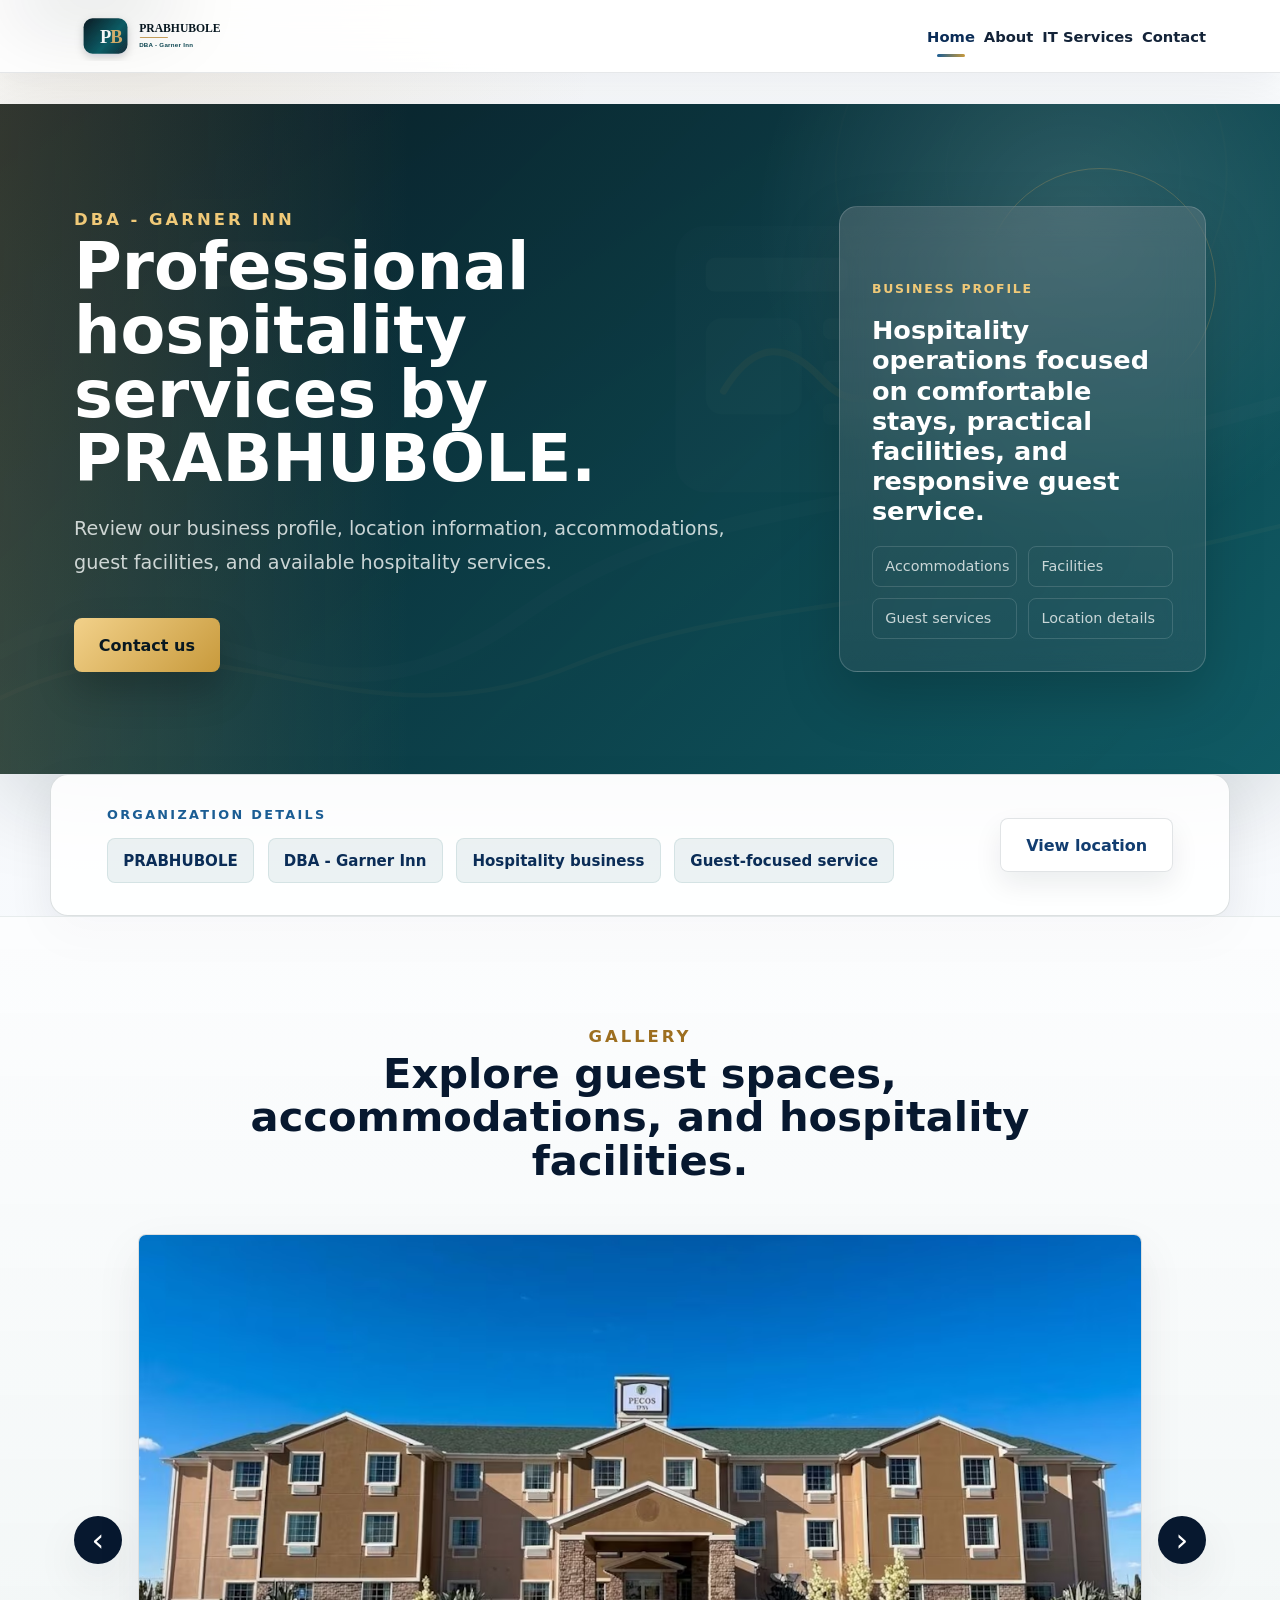
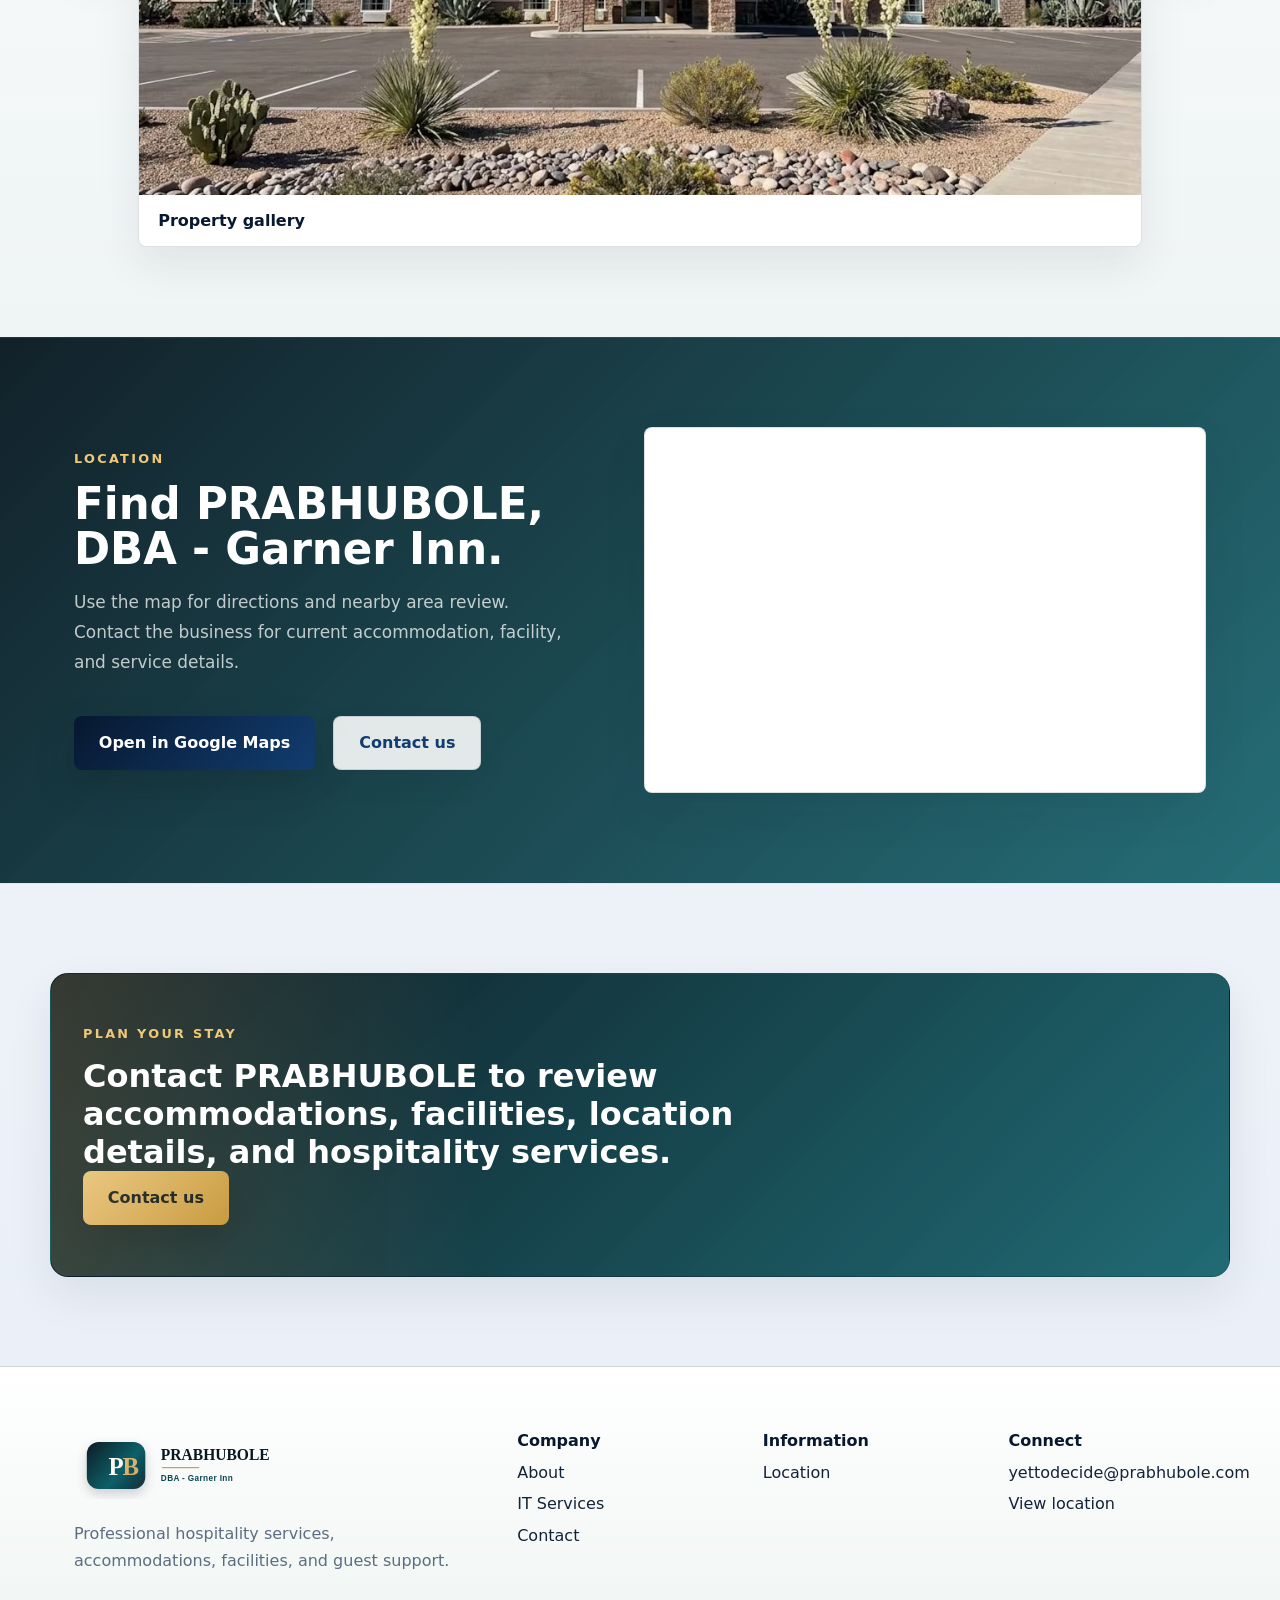
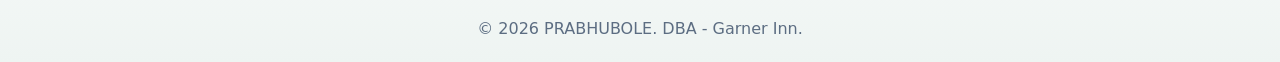
<file: index.html>
<!DOCTYPE html>
<html lang="en">
<head>
  <meta charset="UTF-8">
  <meta name="viewport" content="width=device-width, initial-scale=1.0">
  <meta name="description" content="PRABHUBOLE, DBA - Garner Inn, is a professional hospitality business offering accommodations, facilities, location details, and guest services.">
  <meta property="og:title" content="PRABHUBOLE | DBA - Garner Inn Hospitality Services">
  <meta property="og:description" content="Review PRABHUBOLE business details, locations, accommodations, facilities, and hospitality services.">
  <meta property="og:type" content="website">
  <meta property="og:url" content="https://dbaGarnerinn.com/">
  <meta property="og:image" content="https://dbaGarnerinn.com/assets/media/images/dba-graner-inn-og-image.svg">
  <link rel="canonical" href="https://dbaGarnerinn.com/">
  <link rel="icon" type="image/svg+xml" href="./assets/media/logos/dba-graner-inn-favicon.svg">
  <script type="application/ld+json">
  {"@context":"https://schema.org","@type":"LodgingBusiness","name":"PRABHUBOLE","alternateName":"DBA - Garner Inn","url":"https://dbaGarnerinn.com/","logo":"https://dbaGarnerinn.com/assets/media/logos/dba-graner-inn-logo.svg","image":"https://dbaGarnerinn.com/assets/media/images/dba-graner-inn-og-image.svg","description":"Professional hospitality services, accommodations, facilities, and guest support.","sameAs":["https://maps.app.goo.gl/EhxgtTT7sKffX9gK6?g_st=iw"]}
  </script>
  <title>PRABHUBOLE | DBA - Garner Inn Hospitality Services</title>
  <link rel="stylesheet" href="./assets/css/styles.css">
</head>
<body class="page-home">
  <a class="skip-link" href="#main-content">Skip to content</a>
  <header class="site-header"><div class="container header-inner"><a class="brand" href="./index.html" aria-label="PRABHUBOLE home"><img src="./assets/media/logos/dba-graner-inn-logo.svg" alt="PRABHUBOLE DBA - Garner Inn" width="560" height="150"></a><button class="nav-toggle" aria-controls="primary-navigation" aria-expanded="false" aria-label="Open navigation"><span></span><span></span><span></span></button><nav id="primary-navigation" class="site-nav" aria-label="Primary navigation"><a href="./index.html">Home</a><a href="./pages/about.html">About</a><a href="./pages/it-services.html">IT Services</a><a href="./pages/contact.html">Contact</a></nav></div></header>
  <main id="main-content">
    <section class="hero-section" data-reveal><div class="container hero-grid"><div class="hero-copy"><p class="eyebrow">DBA - Garner Inn</p><h1>Professional hospitality services by PRABHUBOLE.</h1><p>Review our business profile, location information, accommodations, guest facilities, and available hospitality services.</p><div class="hero-actions"><a class="btn btn-primary" href="./pages/contact.html">Contact us</a></div></div><aside class="hero-signal-panel" aria-label="PRABHUBOLE hospitality overview"><span class="signal-kicker">Business profile</span><strong>Hospitality operations focused on comfortable stays, practical facilities, and responsive guest service.</strong><div class="signal-grid"><span>Accommodations</span><span>Facilities</span><span>Guest services</span><span>Location details</span></div></aside></div></section>
    <section class="section-block recognition-bar" data-reveal><div class="container recognition-grid"><div><p class="eyebrow">Organization details</p><div class="logo-strip"><span>PRABHUBOLE</span><span>DBA - Garner Inn</span><span>Hospitality business</span><span>Guest-focused service</span></div></div><div class="recognition-action"><a class="btn btn-secondary" href="./pages/contact.html">View location</a></div></div></section>
    <section class="section-block bg-surface" data-reveal><div class="container section-head"><p class="eyebrow">Gallery</p><h2>Explore guest spaces, accommodations, and hospitality facilities.</h2></div><div class="container gallery-carousel" aria-label="Property image gallery"><button id="galleryPrev" class="gallery-arrow" type="button" aria-label="Previous image">&#8249;</button><figure><img id="galleryImage" src="./assets/media/images/gallery/666fc69d.avif" alt="PRABHUBOLE property gallery image"><figcaption id="galleryCaption">Property gallery</figcaption></figure><button id="galleryNext" class="gallery-arrow" type="button" aria-label="Next image">&#8250;</button></div></section>
    <section class="section-block proof-section" data-reveal><div class="container proof-grid"><div class="proof-copy"><p class="eyebrow">Location</p><h2>Find PRABHUBOLE, DBA - Garner Inn.</h2><p>Use the map for directions and nearby area review. Contact the business for current accommodation, facility, and service details.</p><div class="hero-actions"><a class="btn btn-primary" href="https://maps.app.goo.gl/EhxgtTT7sKffX9gK6?g_st=iw">Open in Google Maps</a><a class="btn btn-secondary" href="./pages/contact.html">Contact us</a></div></div><div class="map-panel"><iframe title="PRABHUBOLE DBA - Garner Inn location map" src="https://maps.google.com/maps?q=Pecos%20Inn%20Pecos%20TX&z=16&output=embed" loading="lazy" referrerpolicy="no-referrer-when-downgrade"></iframe></div></div></section>
    <section class="section-block cta-section" data-reveal><div class="container cta-banner" id="ctaBanner"></div></section>
  </main>
  <footer class="site-footer"><div class="container footer-grid footer-grid-enhanced"><div class="footer-brand-block"><a class="brand" href="./index.html" aria-label="PRABHUBOLE home"><img src="./assets/media/logos/dba-graner-inn-logo.svg" alt="PRABHUBOLE DBA - Garner Inn" width="560" height="150"></a><p>Professional hospitality services, accommodations, facilities, and guest support.</p></div><div class="footer-column"><strong>Company</strong><a href="./pages/about.html">About</a><a href="./pages/it-services.html">IT Services</a><a href="./pages/contact.html">Contact</a></div><div class="footer-column"><strong>Information</strong><a href="./pages/contact.html">Location</a></div><div class="footer-column"><strong>Connect</strong><a href="mailto:yettodecide@prabhubole.com">yettodecide@prabhubole.com</a><a href="https://maps.app.goo.gl/EhxgtTT7sKffX9gK6?g_st=iw">View location</a></div></div><div class="footer-note">&copy; 2026 PRABHUBOLE. DBA - Garner Inn.</div></footer>
  <script src="./assets/js/data.js" defer></script><script src="./assets/js/app.js" defer></script><script src="./assets/js/menu.js" defer></script>
</body>
</html>
</file>
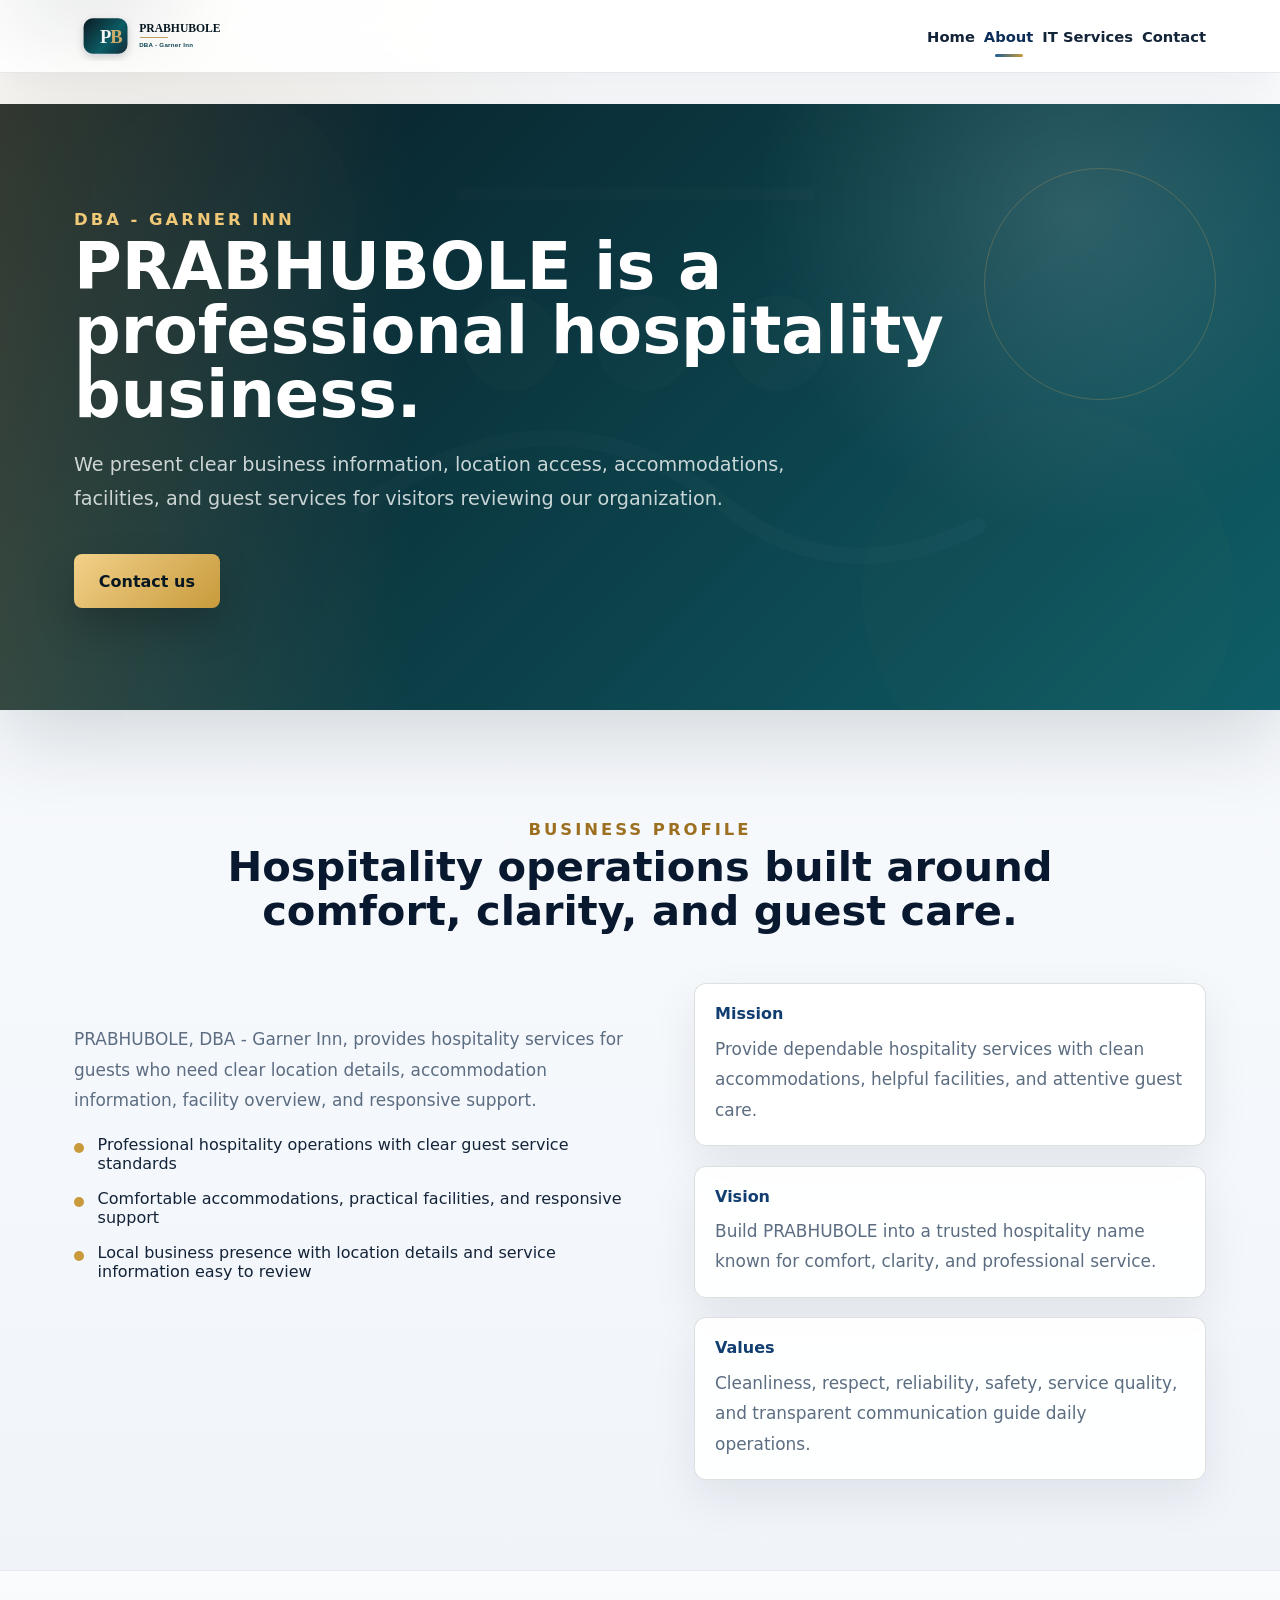
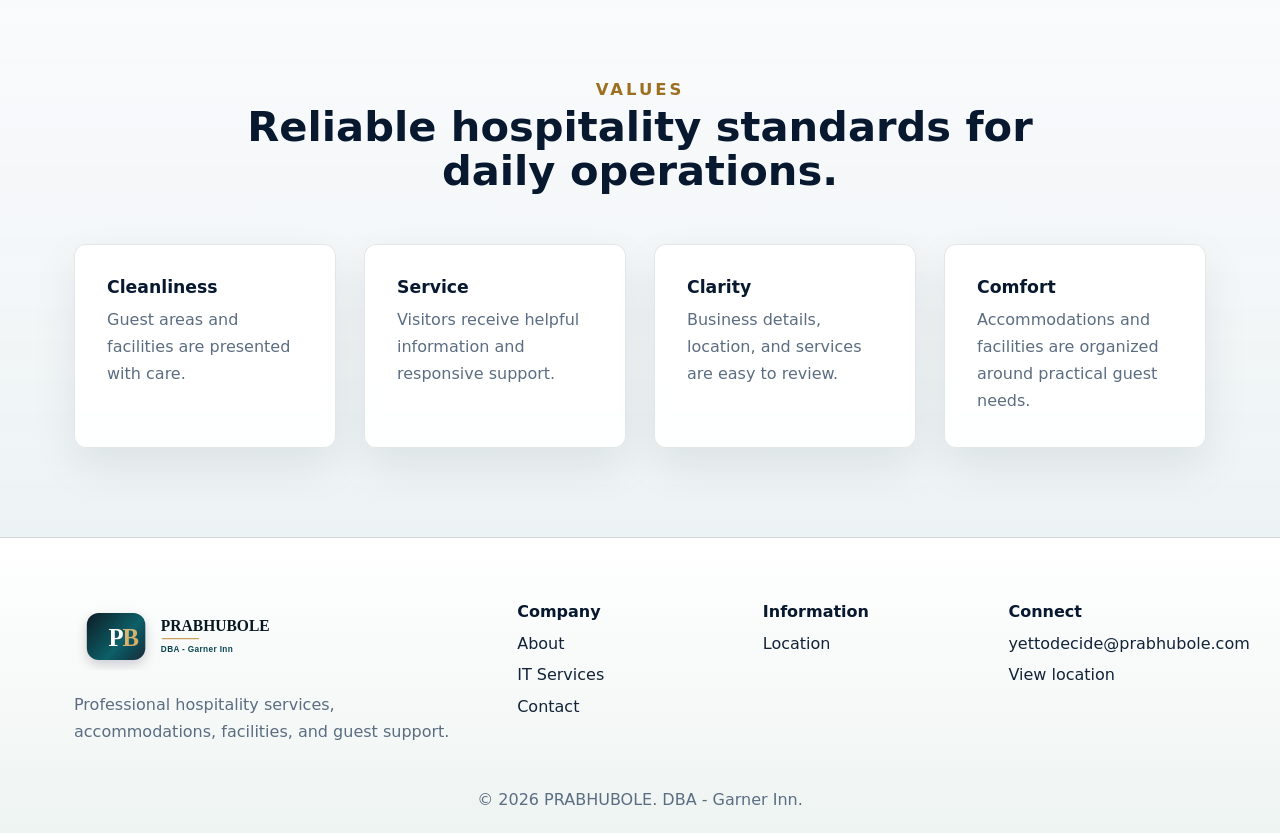
<file: pages/about.html>
<!DOCTYPE html>
<html lang="en">
<head>
  <meta charset="UTF-8">
  <meta name="viewport" content="width=device-width, initial-scale=1.0">
  <meta name="description" content="About PRABHUBOLE, DBA - Garner Inn: a professional hospitality business providing accommodations, guest facilities, and service support.">
  <meta property="og:title" content="About PRABHUBOLE | DBA - Garner Inn">
  <meta property="og:description" content="Review PRABHUBOLE business profile, values, hospitality operations, and guest service approach.">
  <meta property="og:type" content="website">
  <meta property="og:url" content="https://dbaGarnerinn.com/pages/about.html">
  <meta property="og:image" content="https://dbaGarnerinn.com/assets/media/images/dba-graner-inn-og-image.svg">
  <link rel="canonical" href="https://dbaGarnerinn.com/pages/about.html">
  <link rel="icon" type="image/svg+xml" href="../assets/media/logos/dba-graner-inn-favicon.svg">
  <script type="application/ld+json">{"@context":"https://schema.org","@type":"LodgingBusiness","name":"PRABHUBOLE","alternateName":"DBA - Garner Inn","url":"https://dbaGarnerinn.com/","logo":"https://dbaGarnerinn.com/assets/media/logos/dba-graner-inn-logo.svg","sameAs":["https://maps.app.goo.gl/EhxgtTT7sKffX9gK6"]}</script>
  <title>About PRABHUBOLE | DBA - Garner Inn</title>
  <link rel="stylesheet" href="../assets/css/styles.css">
</head>
<body class="page-about">
  <a class="skip-link" href="#main-content">Skip to content</a>
  <header class="site-header"><div class="container header-inner"><a class="brand" href="../index.html" aria-label="PRABHUBOLE home"><img src="../assets/media/logos/dba-graner-inn-logo.svg" alt="PRABHUBOLE DBA - Garner Inn" width="560" height="150"></a><button class="nav-toggle" aria-controls="primary-navigation" aria-expanded="false" aria-label="Open navigation"><span></span><span></span><span></span></button><nav id="primary-navigation" class="site-nav" aria-label="Primary navigation"><a href="../index.html">Home</a><a href="./about.html">About</a><a href="./it-services.html">IT Services</a><a href="./contact.html">Contact</a></nav></div></header>
  <main id="main-content">
    <section class="hero-section" data-reveal><div class="container hero-grid"><div class="hero-copy"><p class="eyebrow">DBA - Garner Inn</p><h1>PRABHUBOLE is a professional hospitality business.</h1><p>We present clear business information, location access, accommodations, facilities, and guest services for visitors reviewing our organization.</p><div class="hero-actions"><a class="btn btn-primary" href="./contact.html">Contact us</a></div></div></div></section>
    <section class="section-block" data-reveal><div class="container section-head"><p class="eyebrow">Business profile</p><h2>Hospitality operations built around comfort, clarity, and guest care.</h2></div><div class="container about-grid"><div><p>PRABHUBOLE, DBA - Garner Inn, provides hospitality services for guests who need clear location details, accommodation information, facility overview, and responsive support.</p><ul class="feature-list" id="aboutFeatures"></ul></div><div class="info-panel" id="aboutPanels"></div></div></section>
    <section class="section-block bg-surface" data-reveal><div class="container section-head"><p class="eyebrow">Values</p><h2>Reliable hospitality standards for daily operations.</h2></div><div class="container principle-grid"><article class="principle-card" data-reveal><strong>Cleanliness</strong><p>Guest areas and facilities are presented with care.</p></article><article class="principle-card" data-reveal><strong>Service</strong><p>Visitors receive helpful information and responsive support.</p></article><article class="principle-card" data-reveal><strong>Clarity</strong><p>Business details, location, and services are easy to review.</p></article><article class="principle-card" data-reveal><strong>Comfort</strong><p>Accommodations and facilities are organized around practical guest needs.</p></article></div></section>
  </main>
  <footer class="site-footer"><div class="container footer-grid footer-grid-enhanced"><div class="footer-brand-block"><a class="brand" href="../index.html" aria-label="PRABHUBOLE home"><img src="../assets/media/logos/dba-graner-inn-logo.svg" alt="PRABHUBOLE DBA - Garner Inn" width="560" height="150"></a><p>Professional hospitality services, accommodations, facilities, and guest support.</p></div><div class="footer-column"><strong>Company</strong><a href="./about.html">About</a><a href="./it-services.html">IT Services</a><a href="./contact.html">Contact</a></div><div class="footer-column"><strong>Information</strong><a href="./contact.html">Location</a></div><div class="footer-column"><strong>Connect</strong><a href="mailto:yettodecide@prabhubole.com">yettodecide@prabhubole.com</a><a href="https://maps.app.goo.gl/EhxgtTT7sKffX9gK6">View location</a></div></div><div class="footer-note">&copy; 2026 PRABHUBOLE. DBA - Garner Inn.</div></footer>
  <script src="../assets/js/data.js" defer></script><script src="../assets/js/app.js" defer></script><script src="../assets/js/menu.js" defer></script>
</body>
</html>
</file>
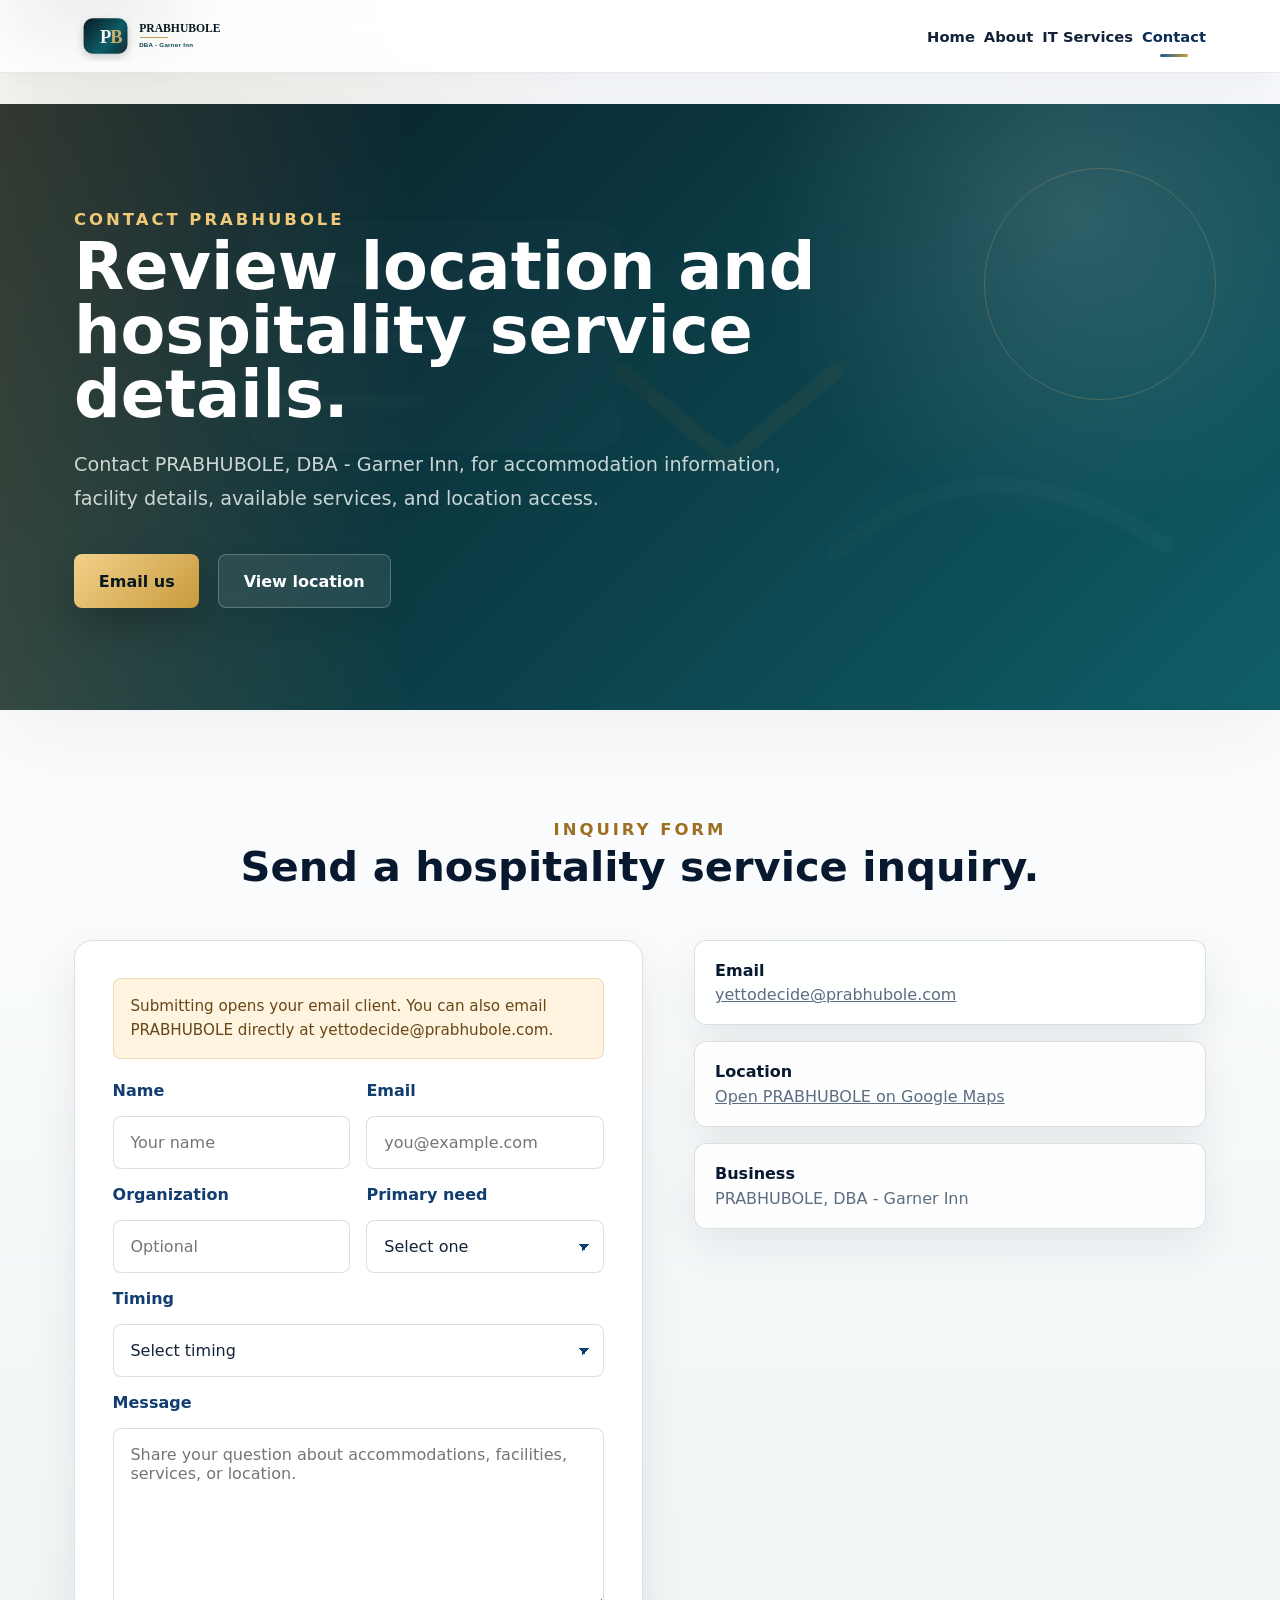
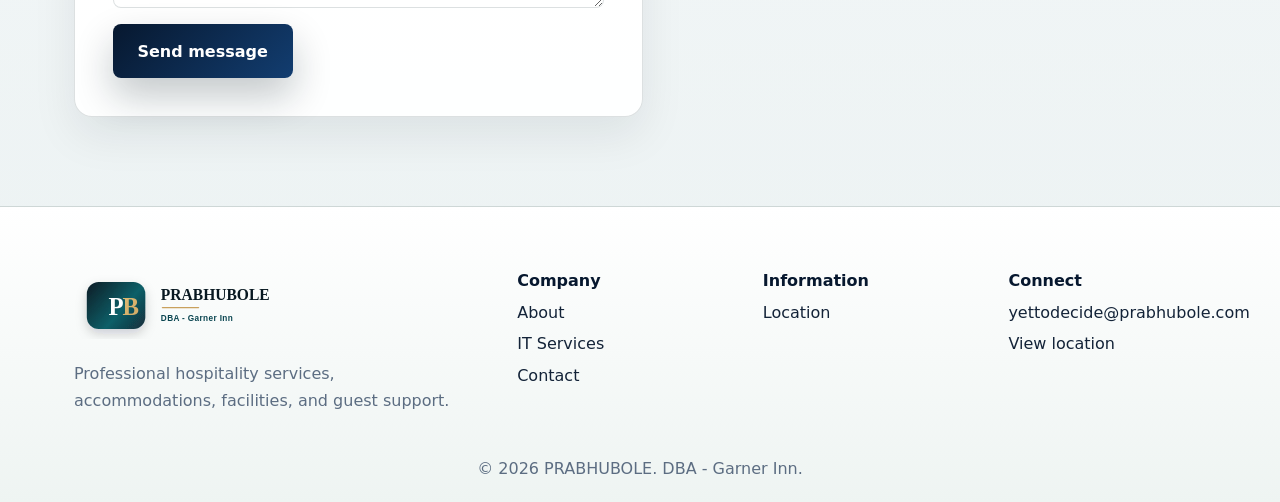
<file: pages/contact.html>
<!DOCTYPE html>
<html lang="en">
<head>
  <meta charset="UTF-8">
  <meta name="viewport" content="width=device-width, initial-scale=1.0">
  <meta name="description" content="Contact PRABHUBOLE, DBA - Garner Inn, for hospitality business details, accommodations, facilities, services, and location information.">
  <meta property="og:title" content="Contact PRABHUBOLE | DBA - Garner Inn">
  <meta property="og:description" content="Contact PRABHUBOLE for location, accommodations, facilities, and hospitality service information.">
  <meta property="og:type" content="website">
  <meta property="og:url" content="https://dbaGarnerinn.com/pages/contact.html">
  <meta property="og:image" content="https://dbaGarnerinn.com/assets/media/images/dba-graner-inn-og-image.svg">
  <link rel="canonical" href="https://dbaGarnerinn.com/pages/contact.html">
  <link rel="icon" type="image/svg+xml" href="../assets/media/logos/dba-graner-inn-favicon.svg">
  <script type="application/ld+json">{"@context":"https://schema.org","@type":"ContactPage","name":"Contact PRABHUBOLE","url":"https://dbaGarnerinn.com/pages/contact.html","about":"Hospitality business details, accommodations, facilities, and services","mainEntity":{"@type":"LodgingBusiness","name":"PRABHUBOLE","alternateName":"DBA - Garner Inn","sameAs":"https://maps.app.goo.gl/EhxgtTT7sKffX9gK6?g_st=iw"}}</script>
  <title>Contact PRABHUBOLE | DBA - Garner Inn</title>
  <link rel="stylesheet" href="../assets/css/styles.css">
</head>
<body class="page-contact">
  <a class="skip-link" href="#main-content">Skip to content</a>
  <header class="site-header"><div class="container header-inner"><a class="brand" href="../index.html" aria-label="PRABHUBOLE home"><img src="../assets/media/logos/dba-graner-inn-logo.svg" alt="PRABHUBOLE DBA - Garner Inn" width="560" height="150"></a><button class="nav-toggle" aria-controls="primary-navigation" aria-expanded="false" aria-label="Open navigation"><span></span><span></span><span></span></button><nav id="primary-navigation" class="site-nav" aria-label="Primary navigation"><a href="../index.html">Home</a><a href="./about.html">About</a><a href="./it-services.html">IT Services</a><a href="./contact.html">Contact</a></nav></div></header>
  <main id="main-content">
    <section class="hero-section" data-reveal><div class="container hero-grid"><div class="hero-copy"><p class="eyebrow">Contact PRABHUBOLE</p><h1>Review location and hospitality service details.</h1><p>Contact PRABHUBOLE, DBA - Garner Inn, for accommodation information, facility details, available services, and location access.</p><div class="hero-actions"><a class="btn btn-primary" href="mailto:yettodecide@prabhubole.com">Email us</a><a class="btn btn-secondary" href="https://maps.app.goo.gl/EhxgtTT7sKffX9gK6?g_st=iw">View location</a></div></div></div></section>
    <section class="section-block bg-surface" data-reveal><div class="container section-head"><p class="eyebrow">Inquiry form</p><h2>Send a hospitality service inquiry.</h2></div><div class="container contact-grid"><form class="contact-form" action="mailto:yettodecide@prabhubole.com" method="POST" enctype="text/plain" aria-describedby="contact-form-note"><p class="contact-note" id="contact-form-note">Submitting opens your email client. You can also email PRABHUBOLE directly at yettodecide@prabhubole.com.</p><div class="field-grid"><div><label for="name">Name</label><input type="text" id="name" name="name" placeholder="Your name" required></div><div><label for="email">Email</label><input type="email" id="email" name="email" placeholder="you@example.com" required></div></div><div class="field-grid"><div><label for="company">Organization</label><input type="text" id="company" name="organization" placeholder="Optional"></div><div><label for="service">Primary need</label><select id="service" name="service" required><option value="">Select one</option><option>Accommodation information</option><option>Facilities information</option><option>Service inquiry</option><option>Location details</option><option>General business inquiry</option></select></div></div><label for="urgency">Timing</label><select id="urgency" name="timing" required><option value="">Select timing</option><option>Today</option><option>This week</option><option>Planning ahead</option></select><label for="message">Message</label><textarea id="message" name="message" placeholder="Share your question about accommodations, facilities, services, or location." required></textarea><button class="btn btn-primary" type="submit">Send message</button></form><div class="contact-details"><div data-reveal><strong>Email</strong><a href="mailto:yettodecide@prabhubole.com">yettodecide@prabhubole.com</a></div><div data-reveal><strong>Location</strong><a href="https://maps.app.goo.gl/EhxgtTT7sKffX9gK6?g_st=iw">Open PRABHUBOLE on Google Maps</a></div><div data-reveal><strong>Business</strong><span>PRABHUBOLE, DBA - Garner Inn</span></div></div></div></section>
  </main>
  <footer class="site-footer"><div class="container footer-grid footer-grid-enhanced"><div class="footer-brand-block"><a class="brand" href="../index.html" aria-label="PRABHUBOLE home"><img src="../assets/media/logos/dba-graner-inn-logo.svg" alt="PRABHUBOLE DBA - Garner Inn" width="560" height="150"></a><p>Professional hospitality services, accommodations, facilities, and guest support.</p></div><div class="footer-column"><strong>Company</strong><a href="./about.html">About</a><a href="./it-services.html">IT Services</a><a href="./contact.html">Contact</a></div><div class="footer-column"><strong>Information</strong><a href="./contact.html">Location</a></div><div class="footer-column"><strong>Connect</strong><a href="mailto:yettodecide@prabhubole.com">yettodecide@prabhubole.com</a><a href="https://maps.app.goo.gl/EhxgtTT7sKffX9gK6?g_st=iw">View location</a></div></div><div class="footer-note">&copy; 2026 PRABHUBOLE. DBA - Garner Inn.</div></footer>
  <script src="../assets/js/data.js" defer></script><script src="../assets/js/app.js" defer></script><script src="../assets/js/menu.js" defer></script>
</body>
</html>
</file>
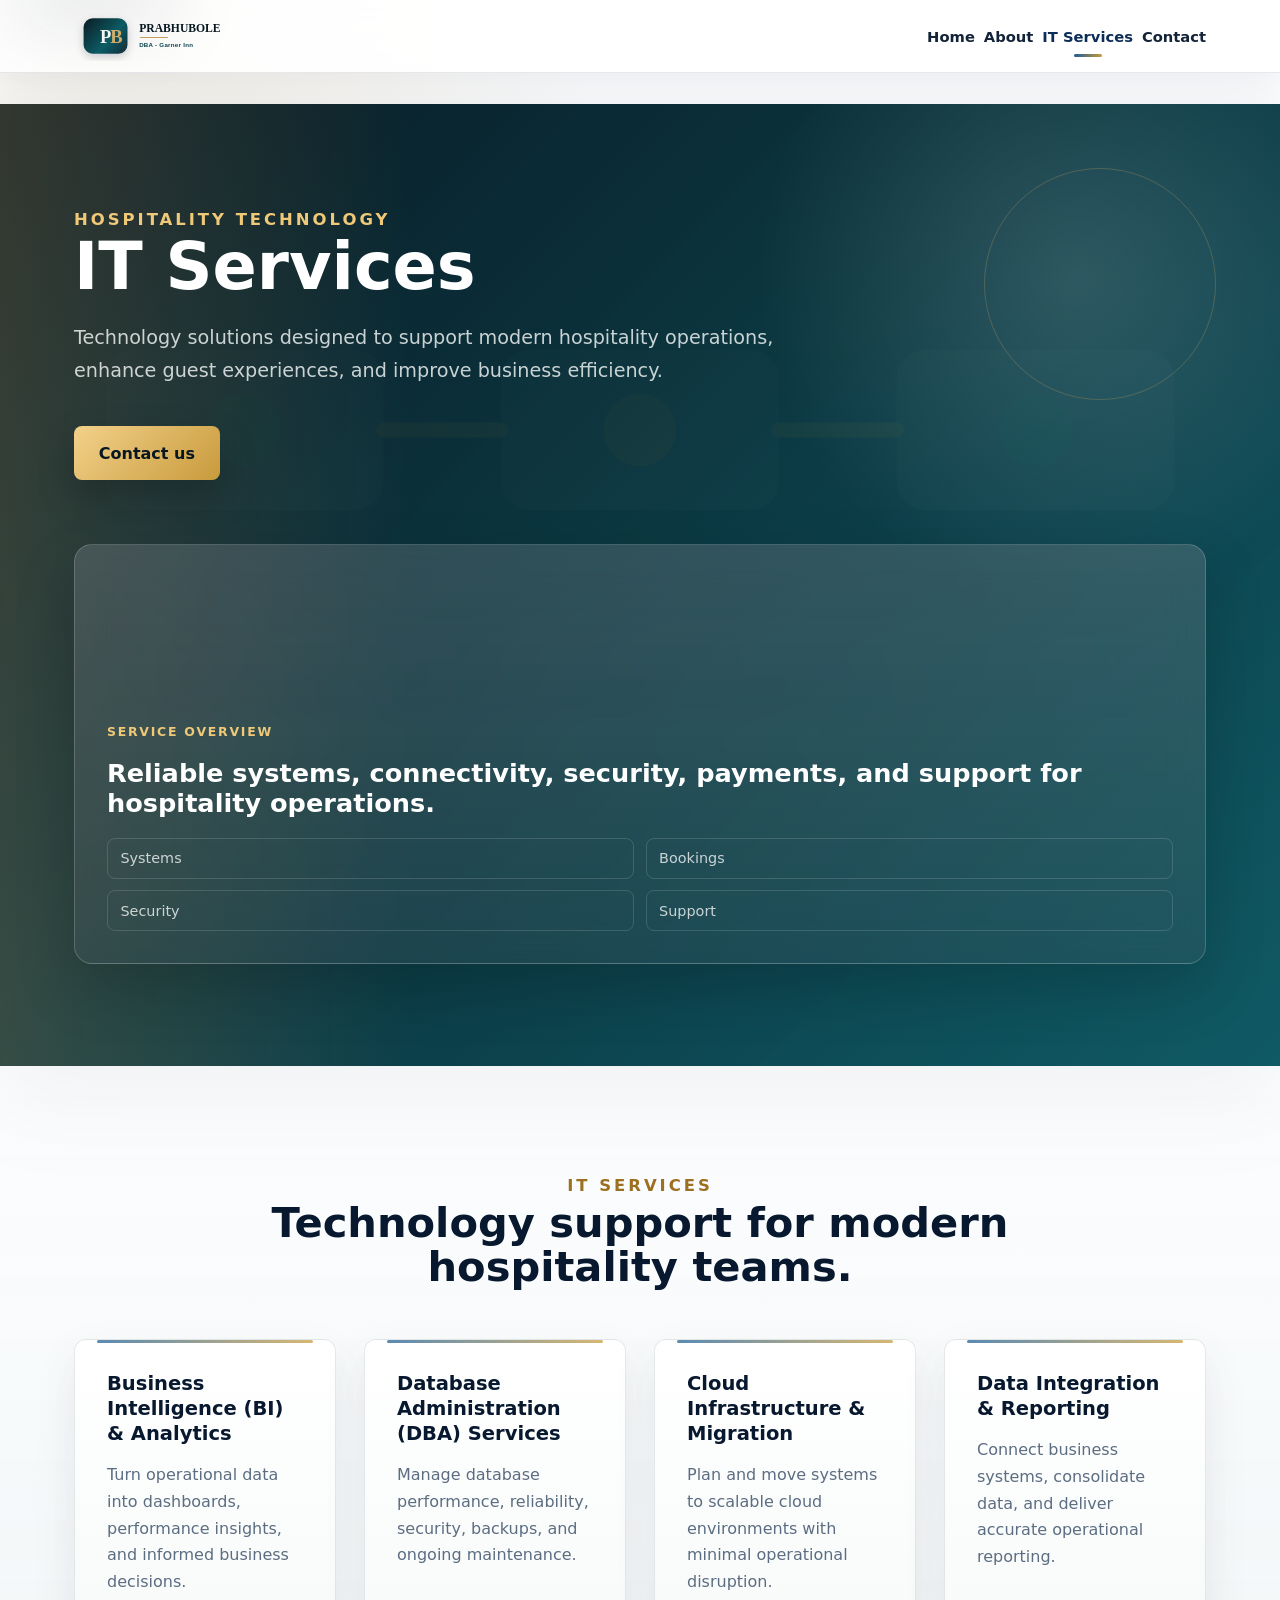
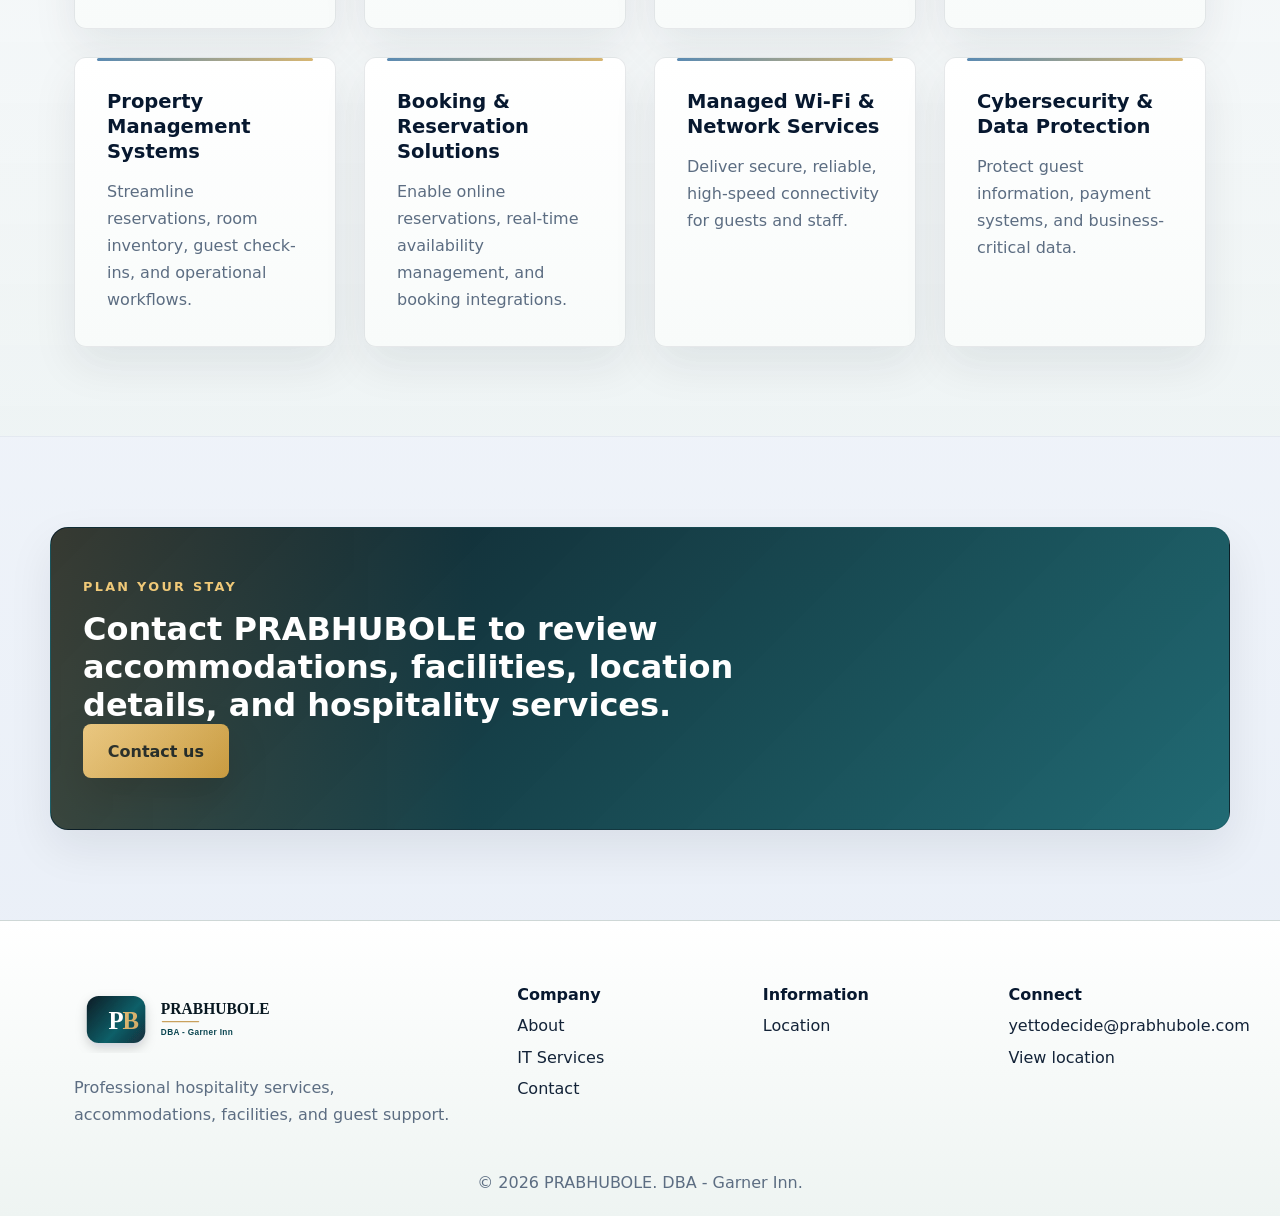
<file: pages/it-services.html>
<!DOCTYPE html>
<html lang="en">
<head>
  <meta charset="UTF-8">
  <meta name="viewport" content="width=device-width, initial-scale=1.0">
  <meta name="description" content="IT Services by PRABHUBOLE: hospitality technology solutions for property systems, bookings, networks, cybersecurity, payments, websites, apps, and support.">
  <meta property="og:title" content="IT Services | PRABHUBOLE DBA - Garner Inn">
  <meta property="og:description" content="Technology solutions designed to support modern hospitality operations, enhance guest experiences, and improve business efficiency.">
  <meta property="og:type" content="website">
  <meta property="og:url" content="https://dbaGarnerinn.com/pages/it-services.html">
  <meta property="og:image" content="https://dbaGarnerinn.com/assets/media/images/dba-graner-inn-og-image.svg">
  <link rel="canonical" href="https://dbaGarnerinn.com/pages/it-services.html">
  <link rel="icon" type="image/svg+xml" href="../assets/media/logos/dba-graner-inn-favicon.svg">
  <script type="application/ld+json">{"@context":"https://schema.org","@type":"Service","name":"IT Services","provider":{"@type":"LodgingBusiness","name":"PRABHUBOLE","alternateName":"DBA - Garner Inn"},"description":"Technology solutions designed to support modern hospitality operations, enhance guest experiences, and improve business efficiency."}</script>
  <title>IT Services | PRABHUBOLE DBA - Garner Inn</title>
  <link rel="stylesheet" href="../assets/css/styles.css">
</head>
<body class="page-it-services">
  <a class="skip-link" href="#main-content">Skip to content</a>
  <header class="site-header"><div class="container header-inner"><a class="brand" href="../index.html" aria-label="PRABHUBOLE home"><img src="../assets/media/logos/dba-graner-inn-logo.svg" alt="PRABHUBOLE DBA - Garner Inn" width="560" height="150"></a><button class="nav-toggle" aria-controls="primary-navigation" aria-expanded="false" aria-label="Open navigation"><span></span><span></span><span></span></button><nav id="primary-navigation" class="site-nav" aria-label="Primary navigation"><a href="../index.html">Home</a><a href="./about.html">About</a><a href="./it-services.html">IT Services</a><a href="./contact.html">Contact</a></nav></div></header>
  <main id="main-content">
    <section class="hero-section" data-reveal><div class="container hero-grid"><div class="hero-copy"><p class="eyebrow">Hospitality technology</p><h1>IT Services</h1><p>Technology solutions designed to support modern hospitality operations, enhance guest experiences, and improve business efficiency.</p><div class="hero-actions"><a class="btn btn-primary" href="./contact.html">Contact us</a></div></div><aside class="hero-signal-panel" aria-label="IT services overview"><span class="signal-kicker">Service overview</span><strong>Reliable systems, connectivity, security, payments, and support for hospitality operations.</strong><div class="signal-grid"><span>Systems</span><span>Bookings</span><span>Security</span><span>Support</span></div></aside></div></section>
    <section class="section-block bg-surface" data-reveal><div class="container section-head"><p class="eyebrow">IT Services</p><h2>Technology support for modern hospitality teams.</h2></div><div class="container service-grid">
      <article class="card service-card" data-reveal><h3>Business Intelligence (BI) &amp; Analytics</h3><p>Turn operational data into dashboards, performance insights, and informed business decisions.</p></article>
      <article class="card service-card" data-reveal><h3>Database Administration (DBA) Services</h3><p>Manage database performance, reliability, security, backups, and ongoing maintenance.</p></article>
      <article class="card service-card" data-reveal><h3>Cloud Infrastructure &amp; Migration</h3><p>Plan and move systems to scalable cloud environments with minimal operational disruption.</p></article>
      <article class="card service-card" data-reveal><h3>Data Integration &amp; Reporting</h3><p>Connect business systems, consolidate data, and deliver accurate operational reporting.</p></article>
      <article class="card service-card" data-reveal><h3>Property Management Systems</h3><p>Streamline reservations, room inventory, guest check-ins, and operational workflows.</p></article>
      <article class="card service-card" data-reveal><h3>Booking &amp; Reservation Solutions</h3><p>Enable online reservations, real-time availability management, and booking integrations.</p></article>
      <article class="card service-card" data-reveal><h3>Managed Wi-Fi &amp; Network Services</h3><p>Deliver secure, reliable, high-speed connectivity for guests and staff.</p></article>
      <article class="card service-card" data-reveal><h3>Cybersecurity &amp; Data Protection</h3><p>Protect guest information, payment systems, and business-critical data.</p></article>
    </div></section>
    <section class="section-block cta-section" data-reveal><div class="container cta-banner" id="ctaBanner"></div></section>
  </main>
  <footer class="site-footer"><div class="container footer-grid footer-grid-enhanced"><div class="footer-brand-block"><a class="brand" href="../index.html" aria-label="PRABHUBOLE home"><img src="../assets/media/logos/dba-graner-inn-logo.svg" alt="PRABHUBOLE DBA - Garner Inn" width="560" height="150"></a><p>Professional hospitality services, accommodations, facilities, and guest support.</p></div><div class="footer-column"><strong>Company</strong><a href="./about.html">About</a><a href="./it-services.html">IT Services</a><a href="./contact.html">Contact</a></div><div class="footer-column"><strong>Information</strong><a href="./contact.html">Location</a></div><div class="footer-column"><strong>Connect</strong><a href="mailto:yettodecide@prabhubole.com">yettodecide@prabhubole.com</a><a href="https://maps.app.goo.gl/EhxgtTT7sKffX9gK6">View location</a></div></div><div class="footer-note">&copy; 2026 PRABHUBOLE. DBA - Garner Inn.</div></footer>
  <script src="../assets/js/data.js" defer></script><script src="../assets/js/app.js" defer></script><script src="../assets/js/menu.js" defer></script>
</body>
</html>
</file>
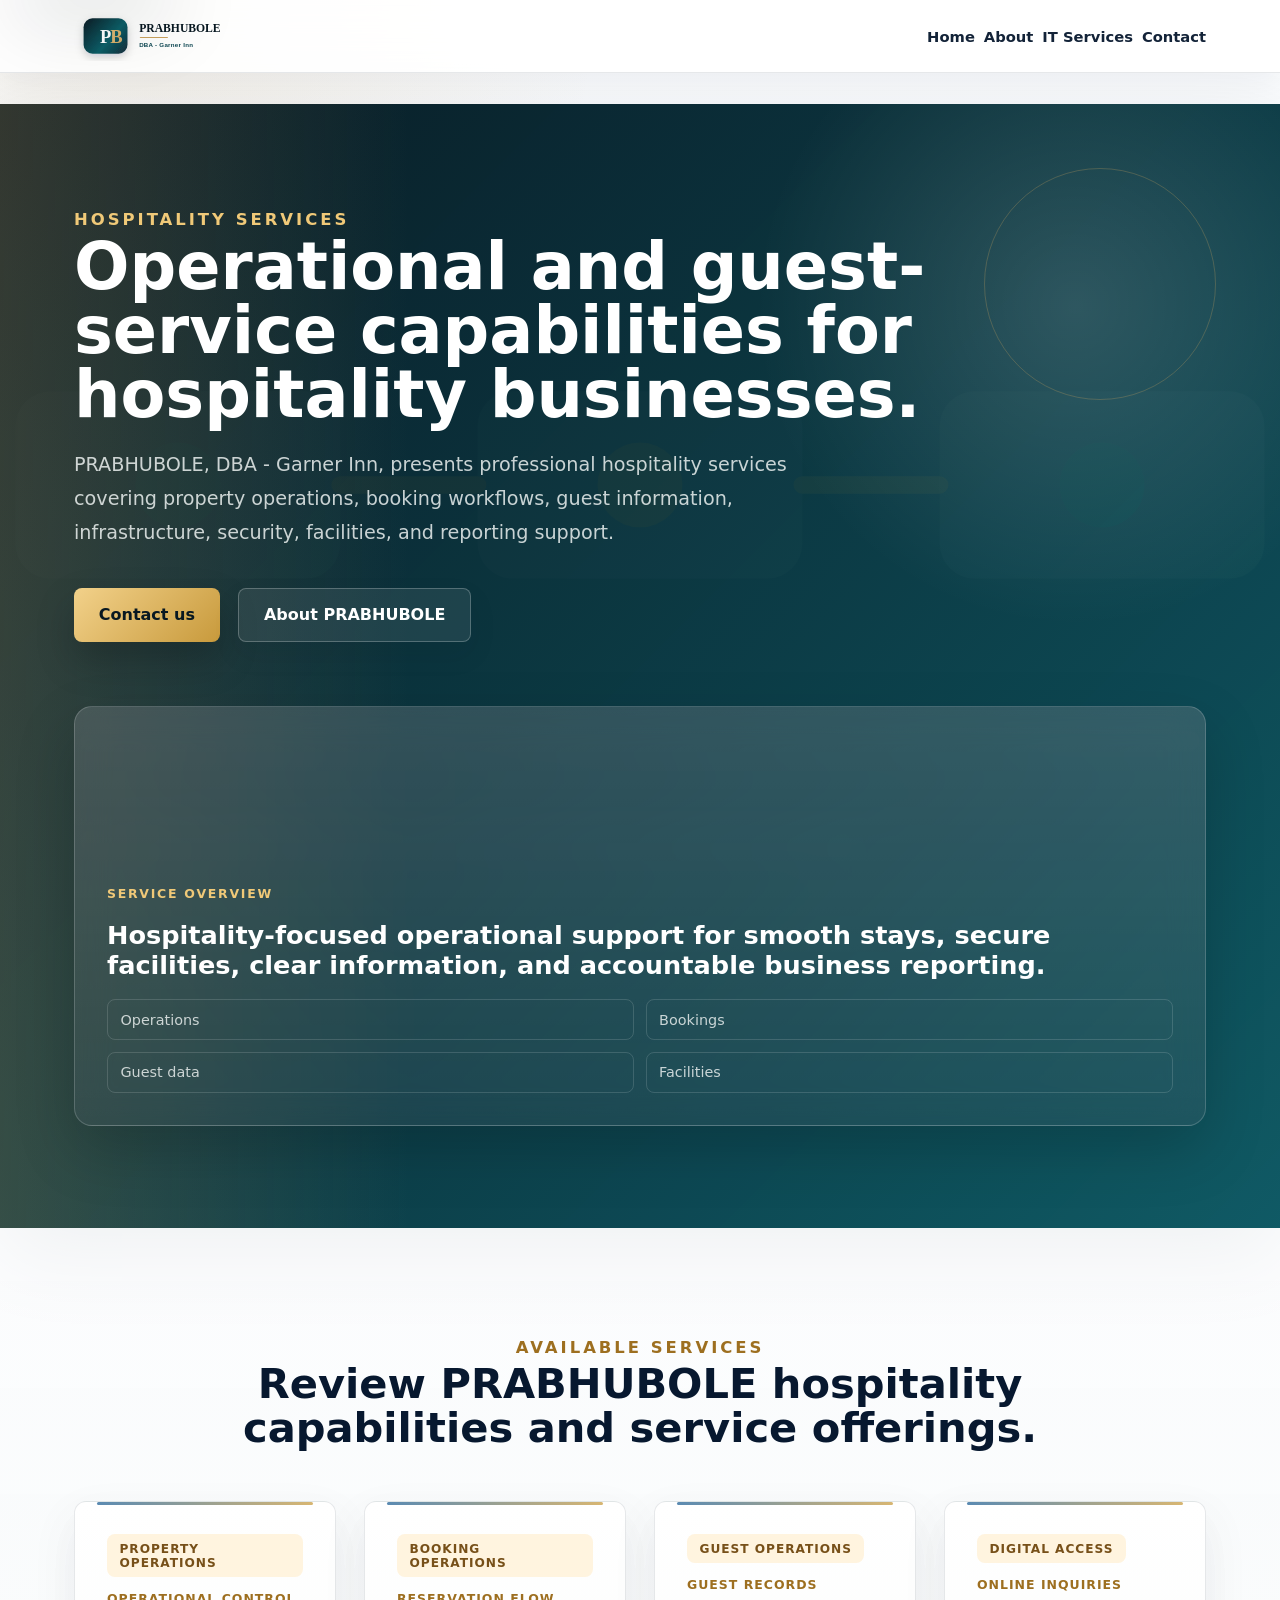
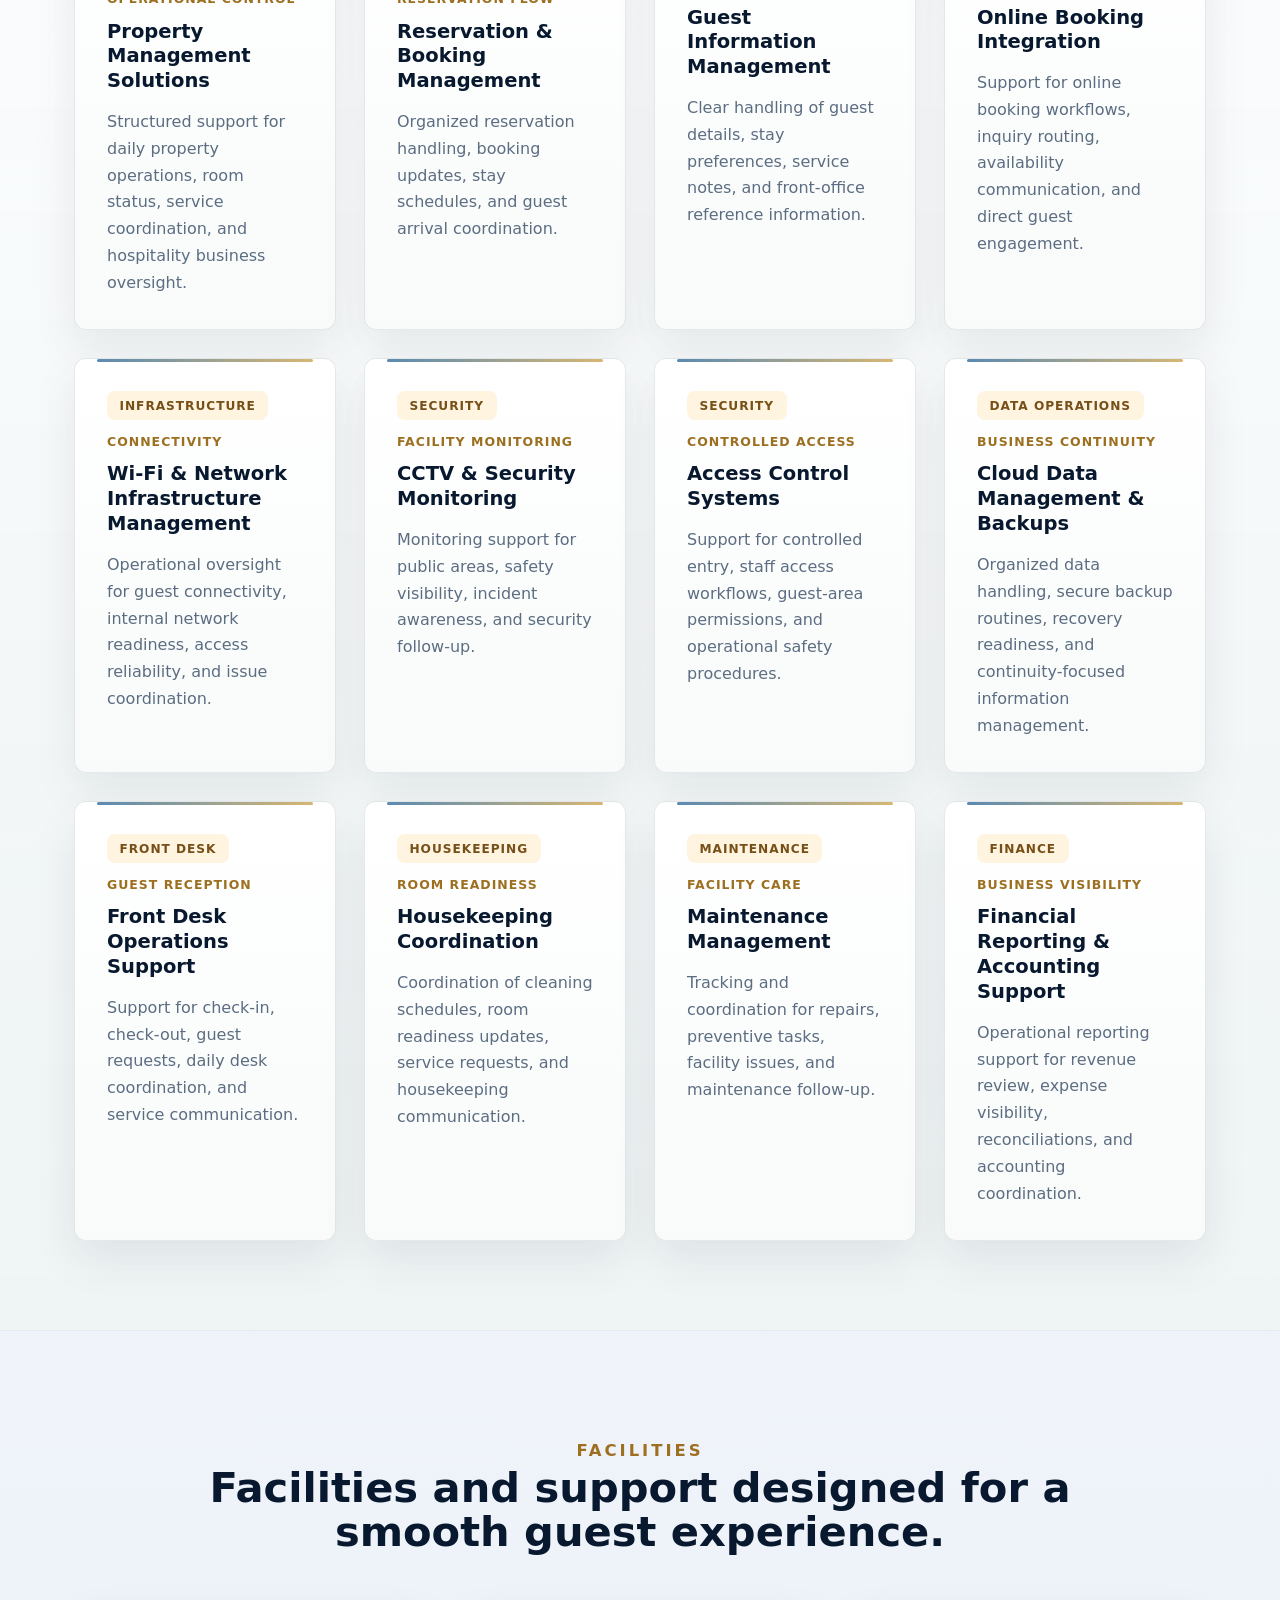
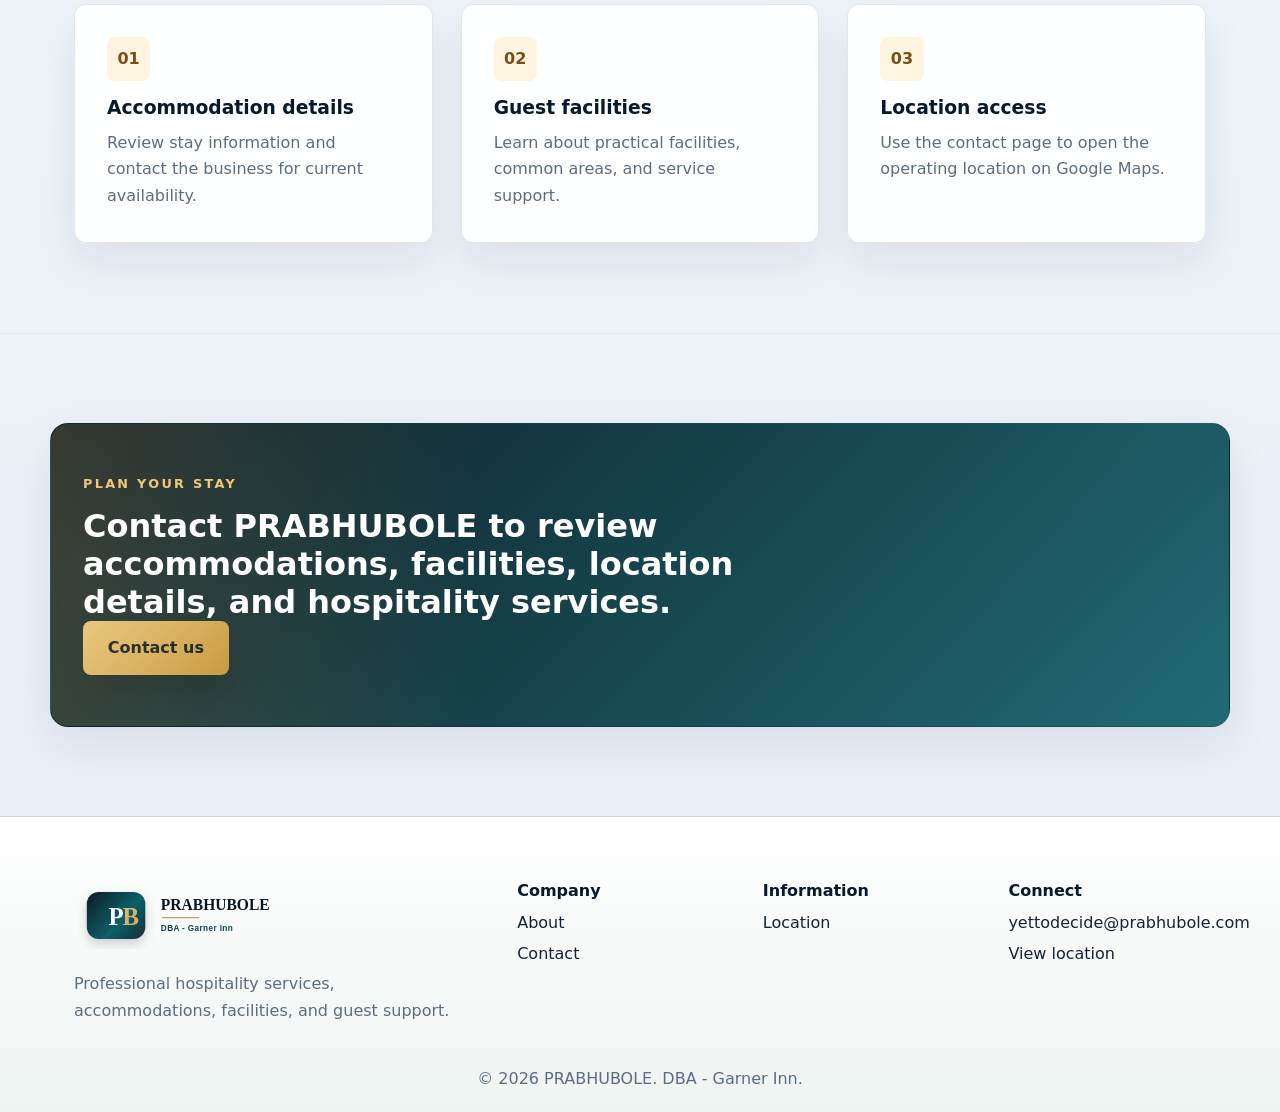
<file: pages/services.html>
<!DOCTYPE html>
<html lang="en">
<head>
  <meta charset="UTF-8">
  <meta name="viewport" content="width=device-width, initial-scale=1.0">
  <meta name="robots" content="noindex">
  <meta name="description" content="PRABHUBOLE services include hospitality operations, booking support, guest management, network infrastructure, security, reporting, and facilities support.">
  <meta property="og:title" content="Services | PRABHUBOLE DBA - Garner Inn">
  <meta property="og:description" content="Review PRABHUBOLE hospitality operations, facilities, technology support, guest services, and reporting capabilities.">
  <meta property="og:type" content="website">
  <meta property="og:url" content="https://dbaGarnerinn.com/pages/services.html">
  <meta property="og:image" content="https://dbaGarnerinn.com/assets/media/images/dba-graner-inn-og-image.svg">
  <link rel="canonical" href="https://dbaGarnerinn.com/pages/services.html">
  <link rel="icon" type="image/svg+xml" href="../assets/media/logos/dba-graner-inn-favicon.svg">
  <script type="application/ld+json">{"@context":"https://schema.org","@type":"Service","name":"PRABHUBOLE hospitality services","provider":{"@type":"LodgingBusiness","name":"PRABHUBOLE","alternateName":"DBA - Garner Inn"},"description":"Hospitality operations, booking support, guest management, network infrastructure, security, reporting, and facilities support."}</script>
  <title>Services | PRABHUBOLE DBA - Garner Inn</title>
  <link rel="stylesheet" href="../assets/css/styles.css">
</head>
<body class="page-services">
  <a class="skip-link" href="#main-content">Skip to content</a>
  <header class="site-header"><div class="container header-inner"><a class="brand" href="../index.html" aria-label="PRABHUBOLE home"><img src="../assets/media/logos/dba-graner-inn-logo.svg" alt="PRABHUBOLE DBA - Garner Inn" width="560" height="150"></a><button class="nav-toggle" aria-controls="primary-navigation" aria-expanded="false" aria-label="Open navigation"><span></span><span></span><span></span></button><nav id="primary-navigation" class="site-nav" aria-label="Primary navigation"><a href="../index.html">Home</a><a href="./about.html">About</a><a href="./it-services.html">IT Services</a><a href="./contact.html">Contact</a></nav></div></header>
  <main id="main-content">
    <section class="hero-section" data-reveal><div class="container hero-grid"><div class="hero-copy"><p class="eyebrow">Hospitality services</p><h1>Operational and guest-service capabilities for hospitality businesses.</h1><p>PRABHUBOLE, DBA - Garner Inn, presents professional hospitality services covering property operations, booking workflows, guest information, infrastructure, security, facilities, and reporting support.</p><div class="hero-actions"><a class="btn btn-primary" href="./contact.html">Contact us</a><a class="btn btn-secondary" href="./about.html">About PRABHUBOLE</a></div></div><aside class="hero-signal-panel" aria-label="PRABHUBOLE services"><span class="signal-kicker">Service overview</span><strong>Hospitality-focused operational support for smooth stays, secure facilities, clear information, and accountable business reporting.</strong><div class="signal-grid"><span>Operations</span><span>Bookings</span><span>Guest data</span><span>Facilities</span></div></aside></div></section>
    <section class="section-block bg-surface services-no-icons" data-reveal><div class="container section-head"><p class="eyebrow">Available services</p><h2>Review PRABHUBOLE hospitality capabilities and service offerings.</h2></div><div class="container service-grid" id="servicesGrid"></div></section>
    <section class="section-block" data-reveal><div class="container section-head"><p class="eyebrow">Facilities</p><h2>Facilities and support designed for a smooth guest experience.</h2></div><div class="container timeline-grid"><article class="timeline-item" data-reveal><span>01</span><h3>Accommodation details</h3><p>Review stay information and contact the business for current availability.</p></article><article class="timeline-item" data-reveal><span>02</span><h3>Guest facilities</h3><p>Learn about practical facilities, common areas, and service support.</p></article><article class="timeline-item" data-reveal><span>03</span><h3>Location access</h3><p>Use the contact page to open the operating location on Google Maps.</p></article></div></section>
    <section class="section-block cta-section" data-reveal><div class="container cta-banner" id="ctaBanner"></div></section>
  </main>
  <footer class="site-footer"><div class="container footer-grid footer-grid-enhanced"><div class="footer-brand-block"><a class="brand" href="../index.html" aria-label="PRABHUBOLE home"><img src="../assets/media/logos/dba-graner-inn-logo.svg" alt="PRABHUBOLE DBA - Garner Inn" width="560" height="150"></a><p>Professional hospitality services, accommodations, facilities, and guest support.</p></div><div class="footer-column"><strong>Company</strong><a href="./about.html">About</a><a href="./contact.html">Contact</a></div><div class="footer-column"><strong>Information</strong><a href="./contact.html">Location</a></div><div class="footer-column"><strong>Connect</strong><a href="mailto:yettodecide@prabhubole.com">yettodecide@prabhubole.com</a><a href="https://maps.app.goo.gl/EhxgtTT7sKffX9gK6">View location</a></div></div><div class="footer-note">&copy; 2026 PRABHUBOLE. DBA - Garner Inn.</div></footer>
  <script src="../assets/js/data.js" defer></script><script src="../assets/js/app.js" defer></script><script src="../assets/js/menu.js" defer></script>
</body>
</html>
</file>
<file: assets/css/styles.css>
:root {
  --font-family-primary: Inter, system-ui, -apple-system, BlinkMacSystemFont, "Segoe UI", sans-serif;
  --font-family-secondary: "IBM Plex Sans", "Helvetica Neue", Arial, sans-serif;
  --color-background: #f4f7fb;
  --color-surface: #ffffff;
  --color-surface-soft: #edf2f8;
  --color-ink: #07182f;
  --color-navy: #07182f;
  --color-navy-soft: #0b2d57;
  --color-primary: #123d70;
  --color-primary-soft: #dbe8f6;
  --color-secondary: #1b5d94;
  --color-secondary-dark: #0b2d57;
  --color-accent: #c89a3c;
  --color-accent-strong: #9d6f20;
  --color-accent-soft: #fff4df;
  --color-text: #132338;
  --color-muted: #5c6d82;
  --color-border: rgba(13, 36, 48, 0.14);
  --color-border-strong: rgba(13, 36, 48, 0.22);
  --shadow-soft: 0 18px 45px rgba(8, 24, 33, 0.08);
  --shadow-premium: 0 28px 80px rgba(8, 24, 33, 0.15);
  --shadow-lifted: 0 32px 70px rgba(8, 24, 33, 0.18);
  --color-shadow: var(--shadow-premium);
  --radius-sm: 8px;
  --radius-md: 12px;
  --radius-lg: 18px;
  --radius-xl: 24px;
  --max-width: 1180px;
  --section-gap: clamp(4.25rem, 7vw, 7rem);
}

* {
  box-sizing: border-box;
}

html {
  scroll-behavior: smooth;
}

body {
  margin: 0;
  min-height: 100vh;
  font-family: var(--font-family-primary);
  background:
    radial-gradient(circle at 12% 0%, rgba(201, 161, 93, 0.12), transparent 28rem),
    linear-gradient(180deg, #fbfdff 0%, var(--color-background) 48%, #e8eef7 100%);
  color: var(--color-text);
  text-rendering: optimizeLegibility;
}

img,
svg,
picture {
  max-width: 100%;
  display: block;
}

a {
  color: inherit;
}

h1,
h2,
h3 {
  color: var(--color-ink);
}

button,
input,
textarea,
select,
a {
  font: inherit;
}

button {
  border: none;
  cursor: pointer;
}

.container {
  width: min(100%, var(--max-width));
  margin: 0 auto;
  padding: 0 clamp(1rem, 3vw, 1.5rem);
}

.site-header {
  position: sticky;
  top: 0;
  z-index: 50;
  background: rgba(255, 255, 255, 0.88);
  backdrop-filter: blur(18px);
  -webkit-backdrop-filter: blur(18px);
  border-bottom: 1px solid rgba(13, 36, 48, 0.1);
  box-shadow: 0 10px 30px rgba(8, 24, 33, 0.05);
}

.header-inner {
  display: flex;
  align-items: center;
  justify-content: space-between;
  gap: clamp(0.85rem, 1.4vw, 1.35rem);
  min-height: 72px;
}

.brand {
  display: inline-flex;
  align-items: center;
  width: clamp(190px, 20vw, 260px);
  text-decoration: none;
}

.brand img {
  display: block;
  width: 100%;
  height: auto;
}

.site-header .brand {
  width: clamp(184px, 15vw, 232px);
}

.site-footer .brand {
  width: clamp(190px, 20vw, 260px);
}

.site-nav {
  display: flex;
  gap: clamp(0.48rem, 0.7vw, 0.82rem);
  align-items: center;
  flex-wrap: nowrap;
}

.site-nav a {
  color: var(--color-text);
  text-decoration: none;
  font-size: 0.92rem;
  font-weight: 650;
  transition: color 0.2s ease, transform 0.2s ease;
  position: relative;
}

.site-nav a:hover,
.site-nav a:focus-visible {
  color: var(--color-secondary);
}

.site-nav a:not(.nav-cta):hover {
  transform: translateY(-1px);
}

.site-nav a.active {
  color: var(--color-secondary-dark);
  font-weight: 800;
}

.site-nav a.active::after {
  content: "";
  position: absolute;
  bottom: -12px;
  left: 50%;
  transform: translateX(-50%);
  width: 28px;
  height: 3px;
  border-radius: 999px;
  background: linear-gradient(90deg, var(--color-secondary), var(--color-accent));
}

.nav-cta {
  border-radius: var(--radius-sm);
  background: linear-gradient(135deg, var(--color-navy) 0%, var(--color-primary) 100%);
  color: #fff !important;
  min-height: 48px;
  display: inline-flex;
  align-items: center;
  justify-content: center;
  padding: 0.72rem 1rem;
  box-shadow: 0 14px 30px rgba(8, 24, 33, 0.18);
  white-space: nowrap;
}

.nav-cta:hover,
.nav-cta:focus-visible {
  transform: translateY(-2px);
  box-shadow: 0 18px 38px rgba(8, 24, 33, 0.24);
}

.site-nav a.nav-cta::after {
  display: none;
}

.nav-toggle {
  display: none;
  gap: 0.5rem;
  flex-direction: column;
  background: rgba(15, 95, 104, 0.08);
  border: 1px solid var(--color-border);
  border-radius: var(--radius-sm);
  padding: 0.65rem;
}

.nav-toggle span {
  width: 22px;
  height: 2px;
  border-radius: 999px;
  background: var(--color-primary);
}

body.page-home {
  --page-hero-bg: url("../media/images/home-bg.svg");
}

body.page-about {
  --page-hero-bg: url("../media/images/about-bg.svg");
}

body.page-services {
  --page-hero-bg: url("../media/images/services-bg.svg");
}

body.page-it-services {
  --page-hero-bg: url("../media/images/services-bg.svg");
}

body.page-contact {
  --page-hero-bg: url("../media/images/contact-bg.svg");
}

.hero-section,
.careers-hero {
  position: relative;
  margin: clamp(1rem, 2.4vw, 2rem) auto 0;
  padding: clamp(4.75rem, 8vw, 7.25rem) 0;
  overflow: hidden;
  background:
    linear-gradient(135deg, rgba(8, 24, 33, 0.96), rgba(15, 95, 104, 0.9)),
    var(--page-hero-bg) center/cover no-repeat;
  color: #f8fbfa;
  box-shadow: var(--shadow-premium);
}

.hero-section::before,
.careers-hero::before {
  content: "";
  position: absolute;
  inset: 0;
  background:
    linear-gradient(90deg, rgba(201, 161, 93, 0.22), transparent 32%),
    radial-gradient(circle at 84% 18%, rgba(255, 255, 255, 0.14), transparent 20rem);
  pointer-events: none;
}

.hero-section::after,
.careers-hero::after {
  content: "";
  position: absolute;
  right: clamp(1rem, 5vw, 4rem);
  top: clamp(2rem, 5vw, 4rem);
  width: clamp(150px, 18vw, 260px);
  aspect-ratio: 1;
  border: 1px solid rgba(201, 161, 93, 0.28);
  border-radius: 50%;
  pointer-events: none;
}

.hero-grid,
.page-hero {
  position: relative;
  z-index: 1;
  display: grid;
  grid-template-columns: minmax(0, 1fr);
  gap: clamp(2rem, 5vw, 4rem);
  align-items: center;
}

.page-home .hero-grid {
  grid-template-columns: minmax(0, 1.05fr) minmax(280px, 0.55fr);
}

.hero-copy,
.hero-text,
.page-hero .hero-copy {
  max-width: 900px;
}

.eyebrow {
  margin: 0 0 1rem;
  text-transform: uppercase;
  letter-spacing: 0.18em;
  font-size: 0.8rem;
  font-weight: 850;
  color: var(--color-secondary);
}

.hero-section .eyebrow,
.careers-hero .eyebrow,
.cta-banner .eyebrow {
  color: #f0c978;
}

.hero-copy h1,
.page-headline,
.careers-hero .hero-copy h1 {
  margin: 0;
  max-width: 900px;
  color: #ffffff;
  font-size: clamp(2.85rem, 5.1vw, 5.45rem);
  line-height: 0.98;
}

.hero-copy p,
.page-hero p,
.section-head p,
.section-head small {
  margin: 0;
  max-width: 720px;
  color: var(--color-muted);
  font-size: 1.03rem;
  line-height: 1.75;
}

.hero-section .hero-copy > p:not(.eyebrow),
.careers-hero .hero-copy > p:not(.eyebrow) {
  color: rgba(248, 251, 250, 0.8);
  font-size: clamp(1.05rem, 1.5vw, 1.2rem);
}

.hero-copy h1 + p,
.page-headline + p {
  margin-top: clamp(1rem, 2vw, 1.35rem);
}

.hero-actions {
  margin-top: clamp(1.8rem, 3vw, 2.6rem);
  display: flex;
  flex-wrap: wrap;
  gap: 1rem 1.15rem;
}

.btn {
  display: inline-flex;
  align-items: center;
  justify-content: center;
  gap: 0.5rem;
  border-radius: var(--radius-sm);
  padding: 1rem 1.55rem;
  min-height: 54px;
  min-width: 118px;
  text-decoration: none;
  transition: transform 0.22s ease, box-shadow 0.22s ease, opacity 0.22s ease, border-color 0.22s ease;
  font-weight: 800;
}

.btn:hover,
.btn:focus-visible {
  transform: translateY(-2px);
}

.btn:active {
  transform: translateY(0);
}

.btn-primary {
  background: linear-gradient(135deg, var(--color-navy) 0%, var(--color-primary) 100%);
  color: #fff;
  box-shadow: 0 18px 38px rgba(8, 24, 33, 0.24);
}

.hero-section .btn-primary,
.careers-hero .btn-primary,
.cta-banner .btn-primary {
  background: linear-gradient(135deg, #f2d18a 0%, var(--color-accent) 100%);
  color: #081821;
  box-shadow: 0 18px 38px rgba(0, 0, 0, 0.22);
}

.btn-secondary {
  background: rgba(255, 255, 255, 0.88);
  color: var(--color-primary);
  border: 1px solid rgba(13, 36, 48, 0.12);
  box-shadow: 0 12px 28px rgba(8, 24, 33, 0.08);
}

.hero-section .btn-secondary,
.careers-hero .btn-secondary {
  background: rgba(255, 255, 255, 0.08);
  color: #ffffff;
  border-color: rgba(255, 255, 255, 0.24);
}

.hero-highlights {
  margin-top: clamp(2.25rem, 4vw, 3.25rem);
  display: grid;
  grid-template-columns: repeat(3, minmax(0, 1fr));
  gap: 1rem;
  max-width: 780px;
}

.hero-highlights div {
  background: rgba(255, 255, 255, 0.08);
  border: 1px solid rgba(255, 255, 255, 0.16);
  border-radius: var(--radius-md);
  padding: 1.35rem 1.25rem;
  box-shadow: 0 18px 40px rgba(0, 0, 0, 0.1);
  backdrop-filter: blur(12px);
}

.hero-highlights strong {
  display: block;
  font-size: 1.85rem;
  color: #f2d18a;
}

.hero-highlights span {
  display: block;
  margin-top: 0.4rem;
  color: rgba(248, 251, 250, 0.76);
}

.hero-signal-panel {
  position: relative;
  z-index: 1;
  align-self: stretch;
  display: grid;
  align-content: end;
  gap: 1.2rem;
  min-height: 420px;
  padding: clamp(1.4rem, 2.8vw, 2rem);
  border: 1px solid rgba(255, 255, 255, 0.18);
  border-radius: var(--radius-lg);
  background:
    linear-gradient(180deg, rgba(255, 255, 255, 0.16), rgba(255, 255, 255, 0.07)),
    rgba(8, 24, 33, 0.18);
  box-shadow: 0 24px 60px rgba(0, 0, 0, 0.18);
  backdrop-filter: blur(18px);
}

.signal-kicker {
  color: #f0c978;
  font-size: 0.78rem;
  font-weight: 850;
  letter-spacing: 0.14em;
  text-transform: uppercase;
}

.hero-signal-panel strong {
  color: #ffffff;
  font-size: clamp(1.35rem, 2vw, 1.8rem);
  line-height: 1.18;
}

.signal-grid {
  display: grid;
  grid-template-columns: repeat(2, minmax(0, 1fr));
  gap: 0.7rem;
}

.signal-grid span {
  padding: 0.72rem 0.78rem;
  border: 1px solid rgba(255, 255, 255, 0.14);
  border-radius: var(--radius-sm);
  color: rgba(248, 251, 250, 0.78);
  font-size: 0.9rem;
}

.hero-image {
  position: relative;
  min-height: 430px;
  border-radius: var(--radius-lg);
  overflow: hidden;
  background: linear-gradient(145deg, rgba(16, 42, 67, 0.1), rgba(199, 138, 44, 0.13));
  box-shadow: var(--shadow-premium);
  display: grid;
  place-items: center;
  padding: clamp(1.5rem, 3vw, 2.5rem);
  aspect-ratio: 4 / 3;
}

.hero-section .hero-image {
  display: none;
}

.section-block {
  padding: var(--section-gap) 0;
}

.section-block + .section-block {
  border-top: 1px solid rgba(13, 36, 48, 0.045);
}

.bg-surface {
  background:
    linear-gradient(180deg, rgba(255, 255, 255, 0.66), rgba(238, 244, 242, 0.72));
}

.bg-primary-soft {
  background:
    linear-gradient(135deg, rgba(220, 239, 237, 0.95), rgba(255, 244, 223, 0.74));
}

.section-head {
  text-align: center;
  margin-bottom: clamp(2.25rem, 4vw, 3.35rem);
}

.section-head .eyebrow {
  color: var(--color-accent-strong);
}

.section-head h2 {
  margin: 0 auto;
  max-width: 900px;
  font-size: clamp(2.05rem, 3.25vw, 3rem);
  line-height: 1.05;
}

.section-head p {
  max-width: 720px;
  margin: 1rem auto 0;
}

.grid,
.service-grid,
.project-grid,
.quick-grid,
.client-grid,
.card-grid,
.testimonial-grid,
.careers-grid {
  display: grid;
  gap: clamp(1.25rem, 2.4vw, 1.75rem);
  align-items: stretch;
}

.grid {
  grid-template-columns: repeat(auto-fit, minmax(260px, 1fr));
}

.service-grid,
.project-grid,
.quick-grid,
.client-grid,
.card-grid,
.testimonial-grid,
.careers-grid {
  grid-template-columns: repeat(auto-fit, minmax(260px, 1fr));
}

.about-grid,
.contact-grid {
  display: grid;
  grid-template-columns: minmax(0, 1fr) minmax(320px, 0.9fr);
  gap: clamp(2rem, 4vw, 3.5rem);
  align-items: start;
}

.about-grid > div:first-child {
  padding: clamp(1rem, 2vw, 1.5rem) 0;
}

.about-grid p {
  color: var(--color-muted);
  font-size: 1.06rem;
  line-height: 1.8;
}

.card,
.service-card,
.quick-card,
.mini-card,
.project-card,
.testimonial-card {
  position: relative;
  background: linear-gradient(180deg, #ffffff 0%, #f8fbfa 100%);
  border: 1px solid rgba(13, 36, 48, 0.1);
  border-radius: var(--radius-md);
  box-shadow: var(--shadow-soft);
  padding: clamp(1.65rem, 2.5vw, 2.3rem);
  min-height: 100%;
  transition: transform 0.25s ease, box-shadow 0.25s ease, border-color 0.25s ease, background 0.25s ease;
}

.card::before,
.service-card::before,
.quick-card::before,
.mini-card::before,
.project-card::before,
.testimonial-card::before {
  content: "";
  position: absolute;
  left: 1.35rem;
  right: 1.35rem;
  top: 0;
  height: 3px;
  border-radius: 999px;
  background: linear-gradient(90deg, var(--color-secondary), var(--color-accent));
  opacity: 0.72;
}

.card:hover,
.service-card:hover,
.quick-card:hover,
.project-card:hover,
.testimonial-card:hover,
.client-logo:hover {
  transform: translateY(-5px);
  box-shadow: var(--shadow-lifted);
  border-color: var(--color-border-strong);
}

.card,
.service-card,
.quick-card,
.mini-card,
.project-card,
.testimonial-card {
  display: flex;
  flex-direction: column;
  align-items: flex-start;
  text-align: left;
}

.card-icon,
.icon-badge {
  width: clamp(66px, 6vw, 84px);
  height: clamp(66px, 6vw, 84px);
  margin: 0 0 1.45rem;
  padding: 0;
  border-radius: 0;
  background: transparent;
  border: 0;
  filter: drop-shadow(0 16px 22px rgba(8, 24, 33, 0.12));
  object-fit: contain;
}

.card h3,
.service-card h3,
.project-card h3,
.testimonial-card h3 {
  margin: 0 0 0.9rem;
  font-size: 1.22rem;
  line-height: 1.28;
}

.card p,
.service-card p,
.quick-card p,
.testimonial-card p {
  margin: 0;
  color: var(--color-muted);
  font-size: 1rem;
  line-height: 1.68;
}

.card-tag {
  display: inline-flex;
  align-items: center;
  justify-content: center;
  padding: 0.48rem 0.78rem;
  border-radius: var(--radius-sm);
  background: var(--color-accent-soft);
  color: #775019;
  font-size: 0.76rem;
  font-weight: 850;
  letter-spacing: 0.08em;
  text-transform: uppercase;
  margin-bottom: 0.85rem;
}

.card-metric {
  display: inline-flex;
  margin-bottom: 0.85rem;
  color: var(--color-accent-strong);
  font-size: 0.78rem;
  font-weight: 850;
  text-transform: uppercase;
  letter-spacing: 0.08em;
}

.timeline-grid,
.package-grid,
.principle-grid,
.insight-grid,
.outcome-grid {
  display: grid;
  gap: clamp(1.25rem, 2.4vw, 1.75rem);
}

.timeline-grid,
.package-grid,
.outcome-grid {
  grid-template-columns: repeat(auto-fit, minmax(260px, 1fr));
}

.proof-section {
  background:
    linear-gradient(135deg, rgba(8, 24, 33, 0.96), rgba(15, 95, 104, 0.9));
  color: #f8fbfa;
}

.proof-grid {
  display: grid;
  grid-template-columns: minmax(0, 0.9fr) minmax(320px, 1fr);
  gap: clamp(2rem, 5vw, 4rem);
  align-items: center;
}

.proof-copy h2 {
  margin: 0;
  color: #fff;
  font-size: clamp(2.1rem, 3.4vw, 3.15rem);
  line-height: 1.04;
}

.proof-copy p:not(.eyebrow) {
  margin: 1rem 0 0;
  color: rgba(248, 251, 250, 0.76);
  line-height: 1.75;
  font-size: 1.06rem;
}

.proof-grid .eyebrow {
  color: #f0c978;
}

.proof-metrics {
  display: grid;
  gap: 1rem;
}

.proof-metrics article {
  display: grid;
  grid-template-columns: auto 1fr;
  gap: 1rem;
  align-items: center;
  padding: 1.25rem;
  border: 1px solid rgba(255, 255, 255, 0.15);
  border-radius: var(--radius-md);
  background: rgba(255, 255, 255, 0.08);
  box-shadow: 0 18px 40px rgba(0, 0, 0, 0.12);
}

.proof-metrics strong {
  display: inline-flex;
  align-items: center;
  justify-content: center;
  width: 3rem;
  height: 3rem;
  border-radius: var(--radius-sm);
  background: rgba(242, 209, 138, 0.16);
  color: #f2d18a;
  font-weight: 900;
}

.proof-metrics span {
  color: rgba(248, 251, 250, 0.82);
  line-height: 1.55;
}

.conversion-path {
  background:
    linear-gradient(180deg, rgba(255, 255, 255, 0.72), rgba(220, 239, 237, 0.5));
}

.principle-grid,
.insight-grid {
  grid-template-columns: repeat(auto-fit, minmax(240px, 1fr));
}

.timeline-item,
.package-card,
.principle-card,
.insight-panel,
.outcome-card {
  position: relative;
  border: 1px solid rgba(13, 36, 48, 0.11);
  border-radius: var(--radius-md);
  background: rgba(255, 255, 255, 0.94);
  box-shadow: var(--shadow-soft);
  padding: clamp(1.5rem, 2.5vw, 2rem);
}

.timeline-item span,
.package-card > span {
  display: inline-flex;
  align-items: center;
  justify-content: center;
  min-width: 2.7rem;
  height: 2.7rem;
  margin-bottom: 1rem;
  border-radius: var(--radius-sm);
  background: var(--color-accent-soft);
  color: #775019;
  font-weight: 900;
}

.timeline-item h3,
.package-card h3 {
  margin: 0 0 0.75rem;
  color: var(--color-ink);
}

.timeline-item p,
.package-card p,
.principle-card p,
.insight-panel p,
.outcome-card span {
  margin: 0;
  color: var(--color-muted);
  line-height: 1.68;
}

.package-card.featured {
  border-color: rgba(201, 161, 93, 0.42);
  background:
    linear-gradient(180deg, rgba(255, 255, 255, 0.98), rgba(255, 248, 235, 0.92));
  box-shadow: 0 24px 60px rgba(169, 121, 43, 0.13);
}

.package-card ul {
  display: grid;
  gap: 0.65rem;
  margin: 1rem 0 0;
  padding: 0;
  list-style: none;
}

.package-card li {
  color: var(--color-text);
}

.package-card li::before {
  content: "";
  display: inline-block;
  width: 0.5rem;
  height: 0.5rem;
  margin-right: 0.55rem;
  border-radius: 999px;
  background: var(--color-secondary);
  vertical-align: middle;
}

.principle-card strong,
.insight-panel strong,
.outcome-card strong {
  display: block;
  margin-bottom: 0.65rem;
  color: var(--color-ink);
  font-size: 1.08rem;
}

.outcome-card {
  display: grid;
  gap: 0.35rem;
}

.info-panel {
  display: grid;
  gap: 1.2rem;
}

.info-panel > div {
  padding: 1.25rem;
  border: 1px solid var(--color-border);
  border-radius: var(--radius-md);
  background: rgba(255, 255, 255, 0.92);
  box-shadow: var(--shadow-soft);
}

.info-panel h4 {
  margin: 0 0 0.65rem;
  font-size: 1rem;
  color: var(--color-primary);
}

.info-panel p {
  margin: 0;
}

.feature-list {
  list-style: none;
  padding: 0;
  margin: 1.2rem 0 0;
  display: grid;
  gap: 1rem;
}

.feature-list li {
  display: flex;
  align-items: flex-start;
  gap: 0.85rem;
  color: var(--color-text);
}

.feature-list li::before {
  content: "";
  width: 10px;
  height: 10px;
  flex: 0 0 10px;
  margin-top: 0.5rem;
  border-radius: 999px;
  background: var(--color-accent);
}

.client-logo {
  display: flex;
  align-items: center;
  justify-content: center;
  min-height: 104px;
  padding: 1rem;
  font-size: 0.95rem;
  font-weight: 800;
  background: rgba(255, 255, 255, 0.76);
  border: 1px solid var(--color-border);
  border-radius: var(--radius-md);
  color: var(--color-primary);
  box-shadow: var(--shadow-soft);
  transition: transform 0.25s ease, box-shadow 0.25s ease;
}

.testimonial-card {
  text-align: left;
  align-items: flex-start;
}

.testimonial-card p {
  margin: 0 0 1rem;
  color: var(--color-text);
  font-size: 1.04rem;
}

.testimonial-card strong {
  color: var(--color-primary);
}

.contact-form {
  display: grid;
  gap: 1rem;
  padding: clamp(1.5rem, 3vw, 2.35rem);
  border-radius: var(--radius-lg);
  background: rgba(255, 255, 255, 0.94);
  border: 1px solid var(--color-border);
  box-shadow: var(--shadow-soft);
}

.contact-form label {
  font-weight: 800;
  color: var(--color-primary);
}

.field-grid {
  display: grid;
  grid-template-columns: repeat(2, minmax(0, 1fr));
  gap: 1rem;
}

.field-grid > div {
  display: grid;
  gap: 1rem;
}

.contact-note {
  margin: 0 0 0.35rem;
  padding: 1rem 1.05rem;
  border: 1px solid rgba(201, 161, 93, 0.32);
  border-radius: var(--radius-sm);
  background: var(--color-accent-soft);
  color: #684719;
  font-size: 0.95rem;
  line-height: 1.55;
}

.contact-form input,
.contact-form textarea,
.contact-form select {
  width: 100%;
  border: 1px solid var(--color-border);
  border-radius: var(--radius-sm);
  padding: 1rem 1.05rem;
  background: #fff;
  color: var(--color-text);
  transition: border-color 0.2s ease, box-shadow 0.2s ease, background 0.2s ease;
}

.contact-form select {
  appearance: none;
  background:
    linear-gradient(45deg, transparent 50%, var(--color-primary) 50%) calc(100% - 1.15rem) 52% / 0.45rem 0.45rem no-repeat,
    linear-gradient(135deg, var(--color-primary) 50%, transparent 50%) calc(100% - 0.86rem) 52% / 0.45rem 0.45rem no-repeat,
    #fff;
}

.contact-form textarea {
  min-height: 180px;
  resize: vertical;
}

.contact-form button {
  justify-self: start;
}

.contact-details {
  display: grid;
  gap: 1rem;
  margin-top: 0;
}

.contact-details div {
  padding: 1.25rem;
  border: 1px solid var(--color-border);
  border-radius: var(--radius-md);
  background: rgba(255, 255, 255, 0.86);
  box-shadow: var(--shadow-soft);
}

.contact-details strong {
  display: block;
  margin-bottom: 0.35rem;
  color: var(--color-ink);
}

.contact-details span,
.contact-details a {
  color: var(--color-muted);
}

.faq-section {
  position: relative;
}

.faq-grid {
  display: grid;
  gap: 1rem;
  max-width: 920px;
}

.faq-item {
  border: 1px solid var(--color-border);
  border-radius: var(--radius-md);
  background: rgba(255, 255, 255, 0.92);
  box-shadow: var(--shadow-soft);
  overflow: hidden;
}

.faq-item summary {
  display: flex;
  align-items: center;
  justify-content: space-between;
  gap: 1rem;
  padding: 1.2rem 1.35rem;
  color: var(--color-ink);
  cursor: pointer;
  font-weight: 850;
  list-style: none;
}

.faq-item summary::-webkit-details-marker {
  display: none;
}

.faq-item summary::after {
  content: "+";
  display: inline-flex;
  align-items: center;
  justify-content: center;
  flex: 0 0 2rem;
  width: 2rem;
  height: 2rem;
  border-radius: var(--radius-sm);
  background: var(--color-accent-soft);
  color: var(--color-accent-strong);
  font-size: 1.2rem;
  line-height: 1;
}

.faq-item[open] summary::after {
  content: "-";
}

.faq-item p {
  margin: 0;
  padding: 0 1.35rem 1.25rem;
  color: var(--color-muted);
  line-height: 1.72;
}

.site-footer {
  background: linear-gradient(180deg, #ffffff 0%, #eef4f2 100%);
  padding: clamp(3.25rem, 5vw, 5rem) 0 1.5rem;
  border-top: 1px solid var(--color-border);
}

.footer-grid {
  display: grid;
  grid-template-columns: minmax(260px, 1.4fr) repeat(3, minmax(150px, 0.7fr));
  gap: clamp(1.5rem, 4vw, 3rem);
  align-items: start;
}

.footer-brand-block p {
  max-width: 420px;
  color: var(--color-muted);
  line-height: 1.7;
}

.footer-column {
  display: grid;
  gap: 0.78rem;
  align-content: start;
}

.footer-column strong {
  color: var(--color-ink);
}

.footer-column a,
.footer-links a {
  color: var(--color-text);
  text-decoration: none;
  text-underline-offset: 0.22em;
  transition: color 0.2s ease, text-decoration-color 0.2s ease;
}

.footer-column a:hover,
.footer-links a:hover,
.footer-column a:focus-visible,
.footer-links a:focus-visible {
  color: var(--color-secondary);
  text-decoration: underline;
  text-decoration-color: currentColor;
}

.footer-note {
  margin-top: 1.8rem;
  color: var(--color-muted);
  text-align: center;
}

.recognition-bar,
.cta-banner {
  width: min(calc(100% - 2rem), var(--max-width));
  margin-inline: auto;
  border-radius: var(--radius-lg);
  border: 1px solid var(--color-border);
  box-shadow: var(--shadow-soft);
}

.recognition-bar {
  padding: 2rem 2rem;
  background: rgba(255, 255, 255, 0.88);
}

.recognition-grid {
  display: grid;
  grid-template-columns: 1fr auto;
  gap: 1rem;
  align-items: center;
}

.logo-strip {
  display: flex;
  gap: 0.85rem;
  flex-wrap: wrap;
  align-items: center;
}

.logo-strip span {
  display: inline-flex;
  padding: 0.78rem 0.95rem;
  background: rgba(15, 95, 104, 0.08);
  border: 1px solid rgba(15, 95, 104, 0.1);
  border-radius: var(--radius-sm);
  color: var(--color-secondary-dark);
  font-size: 0.94rem;
  font-weight: 750;
}

.cta-banner {
  position: relative;
  overflow: hidden;
  padding: clamp(2rem, 4vw, 3.25rem) clamp(1.25rem, 3vw, 2rem);
  background:
    linear-gradient(135deg, rgba(8, 24, 33, 0.98), rgba(15, 95, 104, 0.92));
  color: #ffffff;
}

.cta-banner::before {
  content: "";
  position: absolute;
  inset: 0;
  background: linear-gradient(90deg, rgba(201, 161, 93, 0.22), transparent 36%);
  pointer-events: none;
}

.cta-banner .container {
  position: relative;
  z-index: 1;
  display: flex;
  align-items: center;
  justify-content: space-between;
  gap: 1.25rem;
  padding-inline: 0;
}

.cta-banner h2 {
  margin: 0;
  max-width: 780px;
  color: #ffffff;
  font-size: clamp(2rem, 2.5vw, 2.8rem);
}

.careers-panel,
.careers-secondary-panel,
.hero-image.careers-hero-side {
  display: none;
}

.careers-benefits {
  margin: 0;
  padding: 0;
  list-style: none;
  display: grid;
  gap: 0.85rem;
}

.careers-benefits li {
  padding: 0.95rem 1rem;
  border-radius: var(--radius-md);
  background: rgba(255, 255, 255, 0.92);
  border: 1px solid rgba(19, 38, 47, 0.08);
  color: var(--color-text);
}

@media (max-width: 1120px) {
  .hero-grid,
  .page-home .hero-grid,
  .page-hero,
  .about-grid,
  .proof-grid,
  .service-grid,
  .project-grid,
  .testimonial-grid,
  .quick-grid,
  .client-grid,
  .contact-grid,
  .careers-grid,
  .hero-highlights,
  .recognition-grid,
  .careers-hero,
  .cta-banner .container {
    grid-template-columns: 1fr;
  }

  .site-nav {
    position: absolute;
    top: 72px;
    left: 0;
    right: 0;
    background: rgba(255, 255, 255, 0.98);
    flex-direction: column;
    align-items: stretch;
    overflow: hidden;
    max-height: 0;
    transition: max-height 0.32s ease;
    border-top: 1px solid var(--color-border);
    box-shadow: 0 22px 45px rgba(8, 24, 33, 0.08);
  }

  .site-nav.open {
    max-height: 640px;
  }

  .site-nav a {
    width: 100%;
    padding: 1rem 1.5rem;
    border-bottom: 1px solid rgba(19, 38, 47, 0.08);
  }

  .site-nav a.active::after {
    display: none;
  }

  .site-nav .nav-cta {
    width: calc(100% - 2rem);
    margin: 0.75rem 1rem 1rem;
    text-align: center;
  }

  .nav-toggle {
    display: flex;
  }

  .hero-signal-panel {
    min-height: 0;
  }

  .footer-grid {
    grid-template-columns: 1fr 1fr;
  }

  .cta-banner .container {
    display: grid;
    text-align: left;
  }
}

@media (max-width: 680px) {
  .container {
    padding: 0 1rem;
  }

  .hero-copy h1,
  .page-headline,
  .careers-hero .hero-copy h1 {
    font-size: clamp(2.35rem, 13vw, 3.1rem);
    line-height: 1.04;
  }

  .section-head h2 {
    font-size: 2rem;
  }

  .hero-section,
  .careers-hero {
    margin-top: 0;
    padding: 3.5rem 0;
  }

  .section-block {
    padding: 3.75rem 0;
  }

  .hero-highlights,
  .footer-grid,
  .signal-grid {
    grid-template-columns: 1fr;
  }

  .hero-actions,
  .recognition-action {
    width: 100%;
  }

  .btn,
  .nav-cta {
    width: 100%;
    padding: 0.95rem 1rem !important;
  }

  .recognition-bar,
  .cta-banner {
    border-radius: var(--radius-md);
    padding: 1.5rem;
  }

  .logo-strip span {
    width: 100%;
    justify-content: center;
  }

  .contact-form button {
    justify-self: stretch;
  }

  .field-grid {
    grid-template-columns: 1fr;
  }

  .proof-metrics article {
    grid-template-columns: 1fr;
  }
}

[data-reveal] {
  opacity: 0;
  transform: translateY(28px);
  transition: opacity 0.6s ease, transform 0.6s ease;
}

[data-reveal].visible {
  opacity: 1;
  transform: translateY(0);
}

.skip-link {
  position: fixed;
  top: 1rem;
  left: 1rem;
  z-index: 100;
  transform: translateY(-160%);
  border-radius: var(--radius-sm);
  background: var(--color-navy);
  color: #fff;
  padding: 0.8rem 1rem;
  text-decoration: none;
  box-shadow: var(--shadow-premium);
}

.skip-link:focus,
.skip-link:focus-visible {
  transform: translateY(0);
}

:focus-visible {
  outline: 3px solid var(--color-accent);
  outline-offset: 4px;
}

.contact-form input:focus,
.contact-form textarea:focus,
.contact-form select:focus {
  border-color: var(--color-secondary);
  box-shadow: 0 0 0 4px rgba(20, 127, 120, 0.14);
  outline: none;
}

@media (prefers-reduced-motion: reduce) {
  html {
    scroll-behavior: auto;
  }

  *,
  *::before,
  *::after {
    animation-duration: 0.01ms !important;
    animation-iteration-count: 1 !important;
    scroll-behavior: auto !important;
    transition-duration: 0.01ms !important;
  }

  [data-reveal] {
    opacity: 1;
    transform: none;
  }
}

.home-gallery {
  display: grid;
  grid-template-columns: repeat(4, minmax(0, 1fr));
  gap: 1rem;
}

.home-gallery figure {
  margin: 0;
  overflow: hidden;
  border-radius: var(--radius-sm);
  background: var(--color-surface);
  border: 1px solid var(--color-border);
  box-shadow: var(--shadow-soft);
}

.home-gallery img {
  width: 100%;
  aspect-ratio: 4 / 3;
  object-fit: cover;
}

.home-gallery figcaption {
  padding: 0.9rem 1rem 1rem;
  font-weight: 800;
  color: var(--color-ink);
}

.map-panel {
  min-height: 360px;
  border-radius: var(--radius-sm);
  overflow: hidden;
  border: 1px solid var(--color-border);
  box-shadow: var(--shadow-soft);
  background: var(--color-surface);
}

.map-panel iframe {
  width: 100%;
  height: 100%;
  min-height: 360px;
  border: 0;
}

.gallery-link-panel {
  display: flex;
  justify-content: center;
  padding: clamp(1rem, 3vw, 2rem);
}

.gallery-carousel {
  display: grid;
  grid-template-columns: auto minmax(0, 1fr) auto;
  align-items: center;
  gap: 1rem;
}

.gallery-carousel figure {
  margin: 0;
  overflow: hidden;
  border-radius: var(--radius-sm);
  border: 1px solid var(--color-border);
  background: var(--color-surface);
  box-shadow: var(--shadow-soft);
}

.gallery-carousel img {
  width: 100%;
  height: clamp(260px, 48vw, 560px);
  object-fit: cover;
}

.gallery-carousel figcaption {
  padding: 1rem 1.2rem;
  font-weight: 800;
  color: var(--color-ink);
}

.gallery-arrow {
  width: 48px;
  height: 48px;
  border-radius: 999px;
  background: var(--color-navy);
  color: #fff;
  font-size: 2rem;
  line-height: 1;
  box-shadow: var(--shadow-soft);
}

.services-no-icons .card-icon {
  display: none;
}

@media (max-width: 900px) {
  .home-gallery {
    grid-template-columns: repeat(2, minmax(0, 1fr));
  }
}

@media (max-width: 560px) {
  .home-gallery {
    grid-template-columns: 1fr;
  }
}
</file>
